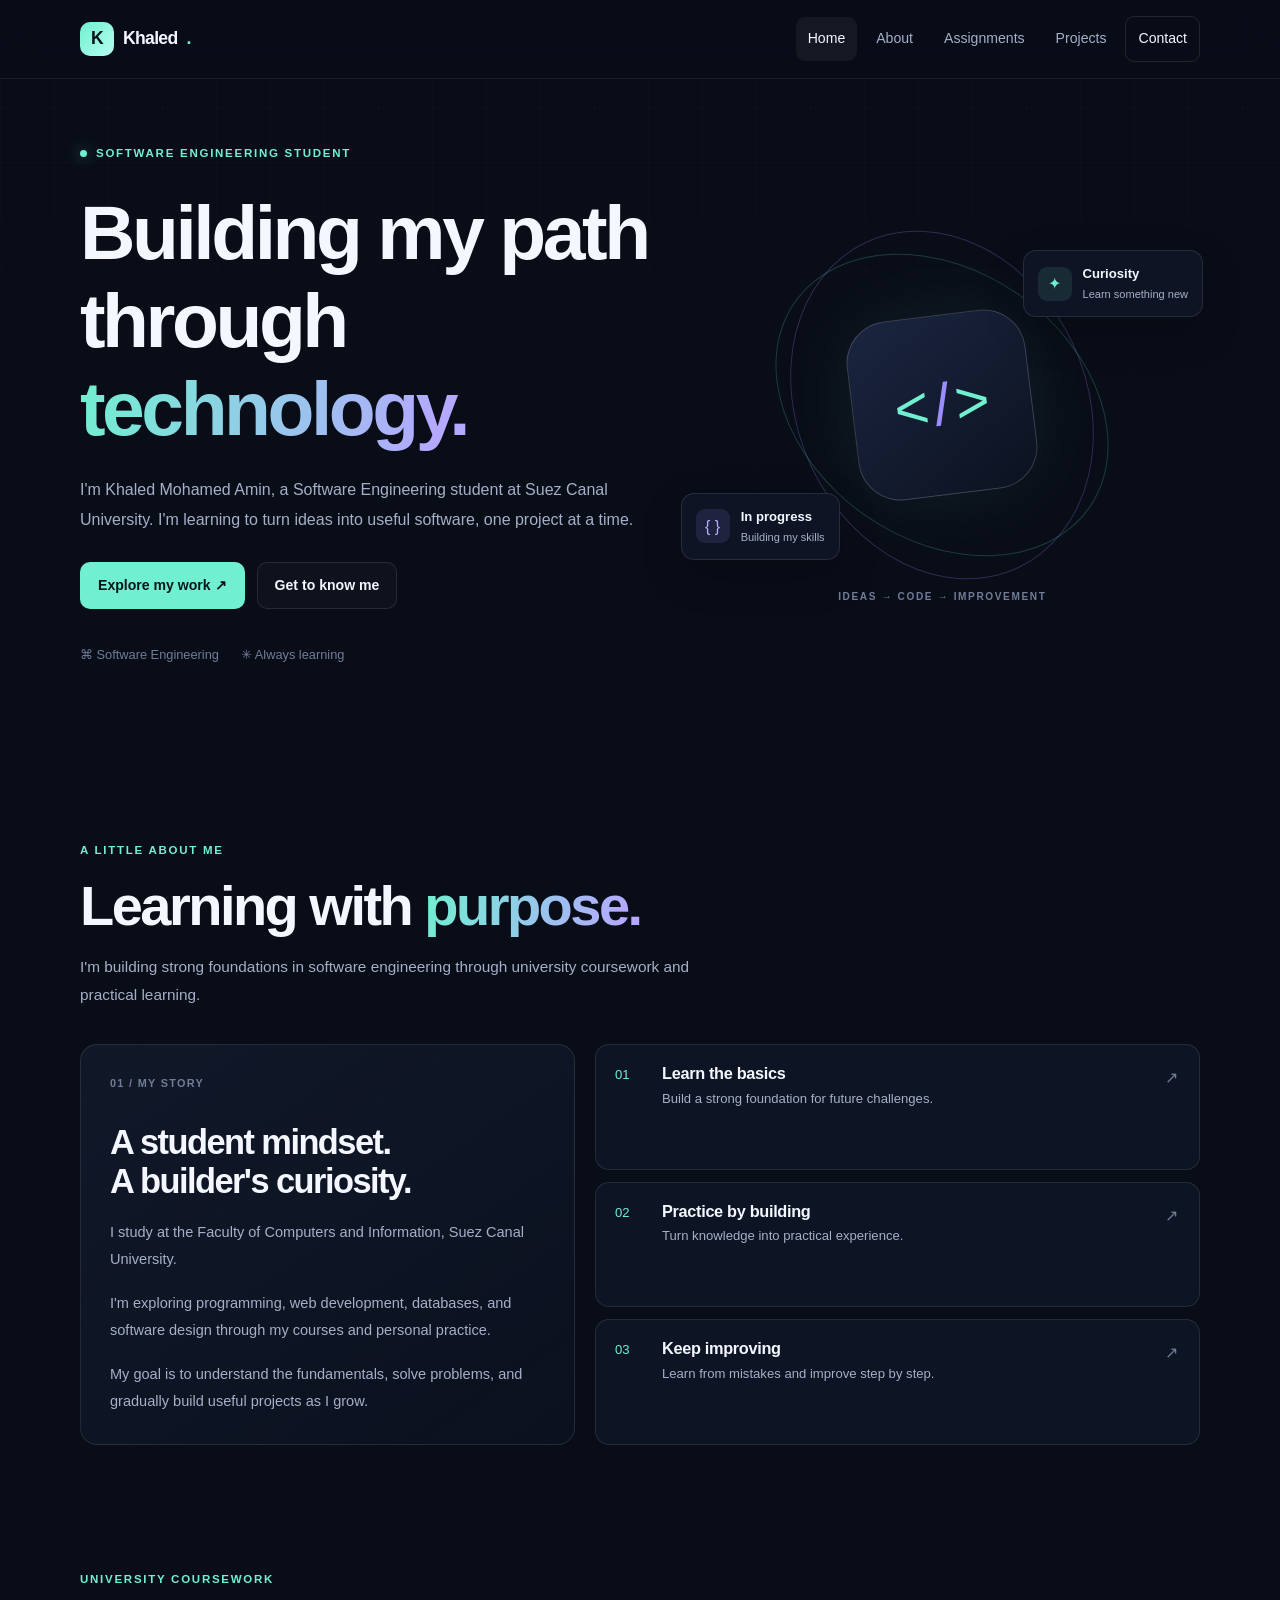
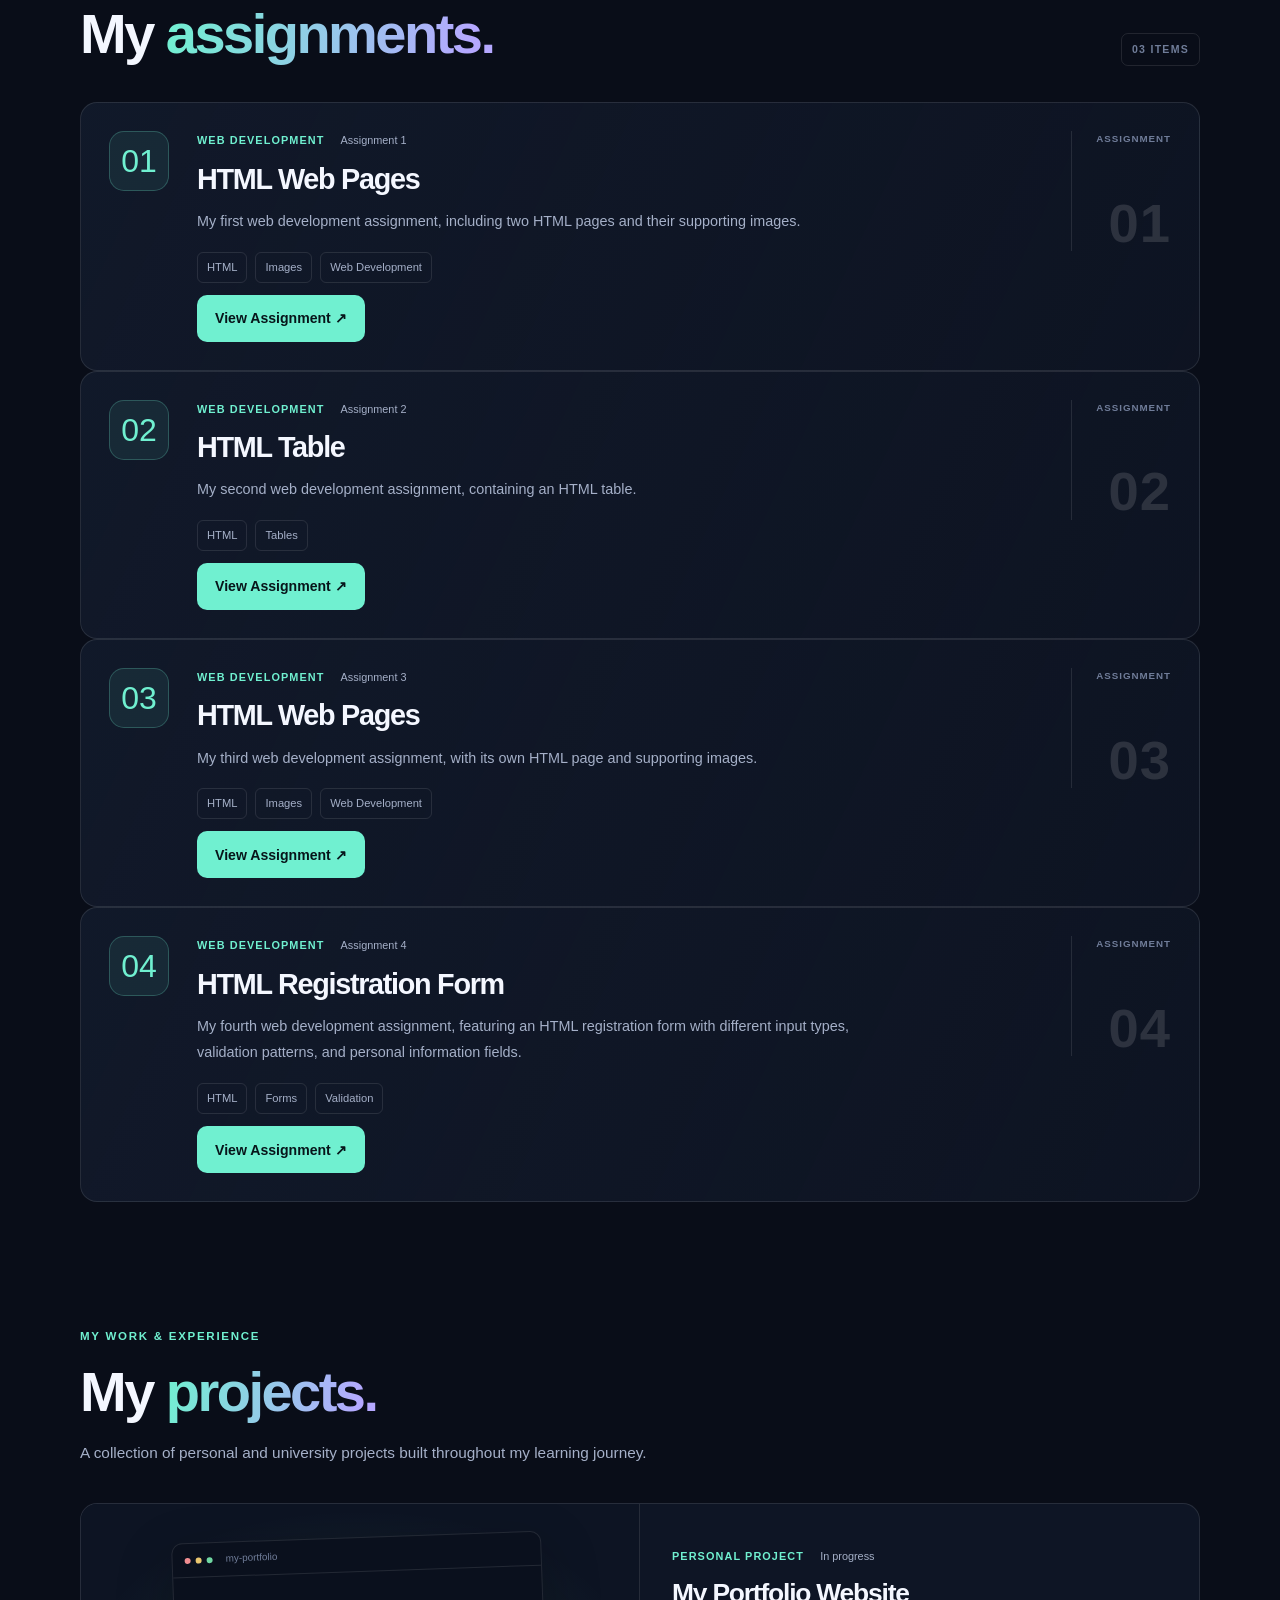
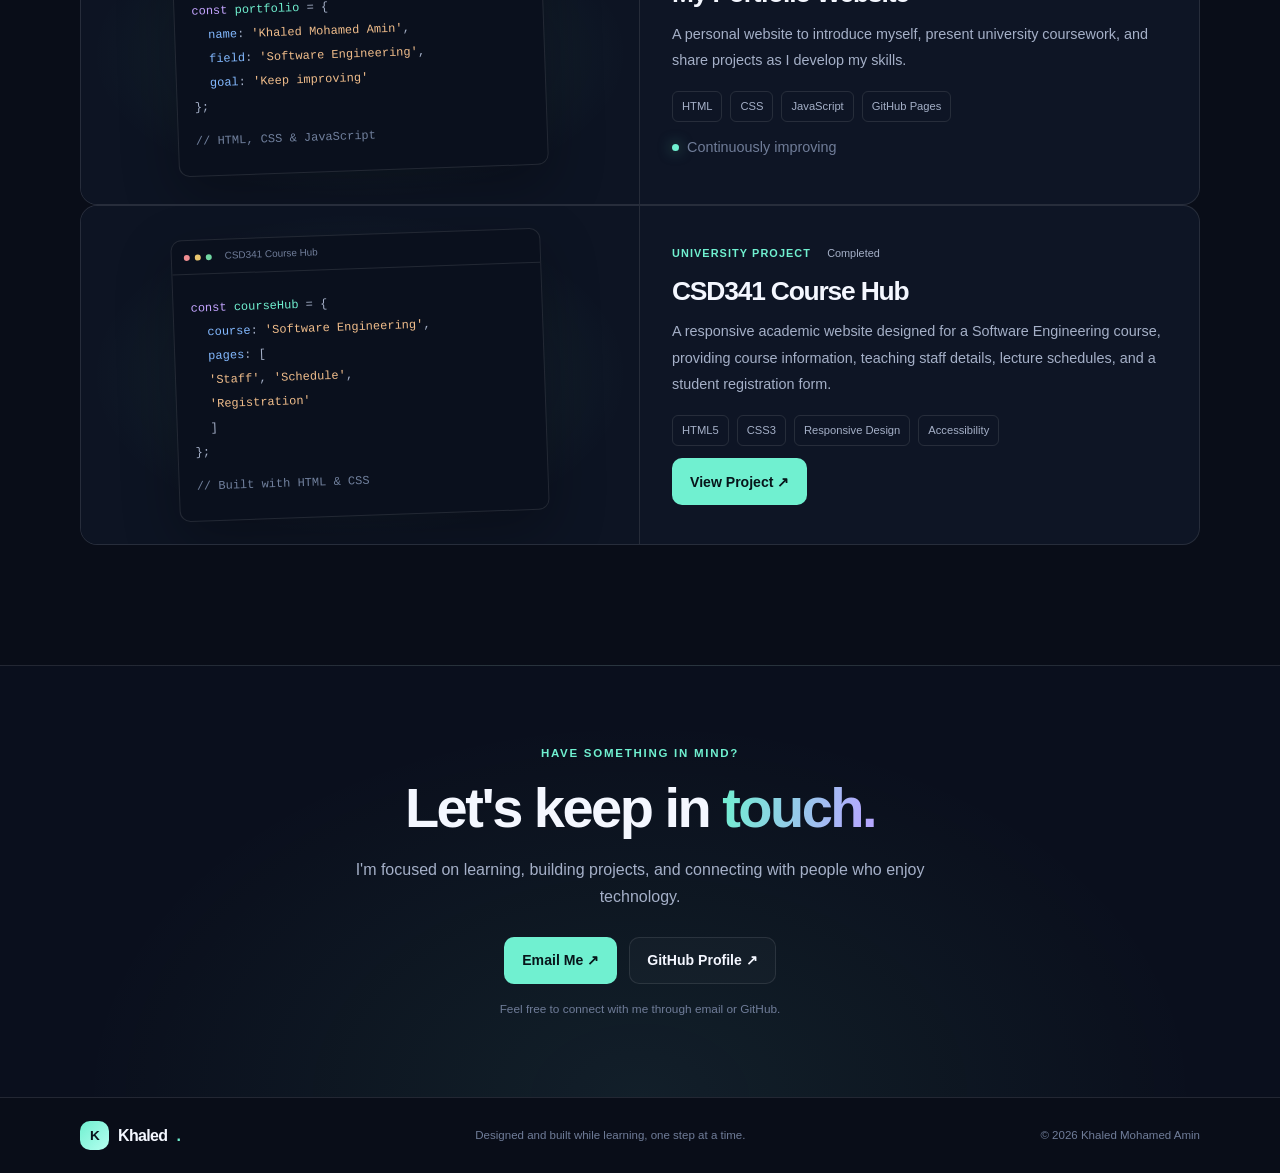
<file: index.html>
<!doctype html>
<html lang="en">
  <head>
    <meta charset="UTF-8" />
    <meta name="viewport" content="width=device-width, initial-scale=1.0" />
    <meta
      name="description"
      content="Khaled Mohamed Amin — Software Engineering student portfolio."
    />
    <title>Khaled Mohamed Amin | Portfolio</title>
    <link rel="stylesheet" href="style.css" />
    <script src="script.js" defer></script>
  </head>

  <body>
    <header class="site-header">
      <nav class="navbar container">
        <a class="brand" href="#home">
          <span class="brand-mark">K</span> Khaled<span class="accent">.</span>
        </a>

        <button
          class="menu-toggle"
          aria-label="Open menu"
          aria-expanded="false"
        >
          ☰
        </button>

        <ul class="nav-links">
          <li><a class="nav-link active" href="#home">Home</a></li>
          <li><a class="nav-link" href="#about">About</a></li>
          <li><a class="nav-link" href="#assignments">Assignments</a></li>
          <li><a class="nav-link" href="#projects">Projects</a></li>
          <li><a class="nav-link" href="#contact">Contact</a></li>
        </ul>
      </nav>
    </header>

    <main>
      <section id="home" class="hero container section-anchor">
        <div class="hero-copy reveal">
          <p class="eyebrow">
            <span class="status-dot"></span>
            SOFTWARE ENGINEERING STUDENT
          </p>

          <h1>
            Building my path through
            <span class="gradient-text">technology.</span>
          </h1>

          <p class="hero-description">
            I'm Khaled Mohamed Amin, a Software Engineering student at Suez
            Canal University. I'm learning to turn ideas into useful software,
            one project at a time.
          </p>

          <div class="hero-actions">
            <a class="button button-primary" href="#projects"
              >Explore my work ↗</a
            >
            <a class="button button-quiet" href="#about">Get to know me</a>
          </div>

          <div class="hero-meta">
            <span>⌘ Software Engineering</span>
            <span>✳ Always learning</span>
          </div>
        </div>

        <div
          class="hero-visual reveal"
          aria-label="Decorative coding illustration"
        >
          <div class="orbit orbit-one"></div>
          <div class="orbit orbit-two"></div>

          <div class="visual-core">
            <span>&lt;</span><b>/</b><span>&gt;</span>
          </div>

          <div class="float-card float-top">
            <span class="float-icon">✦</span>
            <div>
              <strong>Curiosity</strong>
              <small>Learn something new</small>
            </div>
          </div>

          <div class="float-card float-bottom">
            <span class="float-icon purple">{ }</span>
            <div>
              <strong>In progress</strong>
              <small>Building my skills</small>
            </div>
          </div>

          <p class="visual-caption">IDEAS → CODE → IMPROVEMENT</p>
        </div>
      </section>

      <section id="about" class="section container section-anchor">
        <div class="section-heading reveal">
          <p class="eyebrow">A LITTLE ABOUT ME</p>
          <h2>Learning with <span class="gradient-text">purpose.</span></h2>
          <p class="section-lead">
            I'm building strong foundations in software engineering through
            university coursework and practical learning.
          </p>
        </div>

        <div class="about-layout">
          <article class="about-panel reveal">
            <p class="panel-label">01 / MY STORY</p>
            <h3>A student mindset.<br />A builder's curiosity.</h3>

            <p>
              I study at the Faculty of Computers and Information, Suez Canal
              University.
            </p>

            <p>
              I'm exploring programming, web development, databases, and
              software design through my courses and personal practice.
            </p>

            <p>
              My goal is to understand the fundamentals, solve problems, and
              gradually build useful projects as I grow.
            </p>
          </article>

          <div class="principles">
            <article class="principle-card reveal">
              <span class="principle-number">01</span>
              <div>
                <h3>Learn the basics</h3>
                <p>Build a strong foundation for future challenges.</p>
              </div>
              <span class="principle-arrow">↗</span>
            </article>

            <article class="principle-card reveal">
              <span class="principle-number">02</span>
              <div>
                <h3>Practice by building</h3>
                <p>Turn knowledge into practical experience.</p>
              </div>
              <span class="principle-arrow">↗</span>
            </article>

            <article class="principle-card reveal">
              <span class="principle-number">03</span>
              <div>
                <h3>Keep improving</h3>
                <p>Learn from mistakes and improve step by step.</p>
              </div>
              <span class="principle-arrow">↗</span>
            </article>
          </div>
        </div>
      </section>

      <section id="assignments" class="section container section-anchor">
        <div class="section-heading section-heading-row reveal">
          <div>
            <p class="eyebrow">UNIVERSITY COURSEWORK</p>
            <h2>My <span class="gradient-text">assignments.</span></h2>
          </div>
          <span class="section-count">03 ITEMS</span>
        </div>

        <!-- Assignment 1 -->
        <article class="assignment-card reveal">
          <div class="assignment-icon">01</div>

          <div class="assignment-content">
            <p class="card-overline">
              WEB DEVELOPMENT <span class="card-status">Assignment 1</span>
            </p>

            <h3>HTML Web Pages</h3>

            <p>
              My first web development assignment, including two HTML pages and
              their supporting images.
            </p>

            <div class="tag-list">
              <span>HTML</span>
              <span>Images</span>
              <span>Web Development</span>
            </div>

            <p>
              <a
                class="button button-primary"
                href="./Assignments/Assignment 1/index.html "
                target="_blank"
              >
                View Assignment ↗
              </a>
            </p>
          </div>

          <div class="assignment-number">
            <span>ASSIGNMENT</span>
            <strong>01</strong>
          </div>
        </article>

        <!-- Assignment 2 -->
        <article class="assignment-card reveal">
          <div class="assignment-icon">02</div>

          <div class="assignment-content">
            <p class="card-overline">
              WEB DEVELOPMENT <span class="card-status">Assignment 2</span>
            </p>

            <h3>HTML Table</h3>

            <p>
              My second web development assignment, containing an HTML table.
            </p>

            <div class="tag-list">
              <span>HTML</span>
              <span>Tables</span>
            </div>

            <p>
              <a
                class="button button-primary"
                href="./Assignments/Assignment 2/table.html"
                target="_blank"
              >
                View Assignment ↗
              </a>
            </p>
          </div>

          <div class="assignment-number">
            <span>ASSIGNMENT</span>
            <strong>02</strong>
          </div>
        </article>

        <!-- Assignment 3 -->
        <article class="assignment-card reveal">
          <div class="assignment-icon">03</div>

          <div class="assignment-content">
            <p class="card-overline">
              WEB DEVELOPMENT <span class="card-status">Assignment 3</span>
            </p>

            <h3>HTML Web Pages</h3>

            <p>
              My third web development assignment, with its own HTML page and
              supporting images.
            </p>

            <div class="tag-list">
              <span>HTML</span>
              <span>Images</span>
              <span>Web Development</span>
            </div>

            <p>
              <a
                class="button button-primary"
                href="./Assignments/Assignment 3/page2.html"
                target="_blank"
              >
                View Assignment ↗
              </a>
            </p>
          </div>

          <div class="assignment-number">
            <span>ASSIGNMENT</span>
            <strong>03</strong>
          </div>
        </article>
        <!-- Assignment 4 -->
        <article class="assignment-card reveal">
          <div class="assignment-icon">04</div>

          <div class="assignment-content">
            <p class="card-overline">
              WEB DEVELOPMENT <span class="card-status">Assignment 4</span>
            </p>

            <h3>HTML Registration Form</h3>

            <p>
              My fourth web development assignment, featuring an HTML
              registration form with different input types, validation patterns,
              and personal information fields.
            </p>

            <div class="tag-list">
              <span>HTML</span>
              <span>Forms</span>
              <span>Validation</span>
            </div>

            <p>
              <a
                class="button button-primary"
                href="./Assignments/Assignment 4/Form.html"
                target="_blank"
              >
                View Assignment ↗
              </a>
            </p>
          </div>

          <div class="assignment-number">
            <span>ASSIGNMENT</span>
            <strong>04</strong>
          </div>
        </article>
      </section>

      <section id="projects" class="section container section-anchor">
        <div class="section-heading reveal">
          <p class="eyebrow">MY WORK & EXPERIENCE</p>
          <h2>My <span class="gradient-text">projects.</span></h2>
          <p class="section-lead">
            A collection of personal and university projects built throughout my
            learning journey.
          </p>
        </div>

        <article class="project-card reveal">
          <div class="project-preview">
            <div class="preview-window">
              <div class="preview-topbar">
                <span></span><span></span><span></span>
                <small>my-portfolio</small>
              </div>

              <div class="preview-code">
                <p>
                  <span class="code-purple">const</span>
                  <span class="code-mint">portfolio</span> = {
                </p>
                <p class="indent">
                  <span class="code-blue">name</span>:
                  <span class="code-orange">'Khaled Mohamed Amin'</span>,
                </p>
                <p class="indent">
                  <span class="code-blue">field</span>:
                  <span class="code-orange">'Software Engineering'</span>,
                </p>
                <p class="indent">
                  <span class="code-blue">goal</span>:
                  <span class="code-orange">'Keep improving'</span>
                </p>
                <p>};</p>
                <p class="code-comment">// HTML, CSS & JavaScript</p>
              </div>
            </div>
          </div>

          <div class="project-info">
            <p class="card-overline">
              PERSONAL PROJECT <span class="card-status">In progress</span>
            </p>

            <h3>My Portfolio Website</h3>

            <p>
              A personal website to introduce myself, present university
              coursework, and share projects as I develop my skills.
            </p>

            <div class="tag-list">
              <span>HTML</span>
              <span>CSS</span>
              <span>JavaScript</span>
              <span>GitHub Pages</span>
            </div>

            <p class="project-footnote">
              <span class="status-dot"></span> Continuously improving
            </p>
          </div>
        </article>

        <!-- project 1 (CSD341 Course Hub) -->
        <article class="project-card reveal">
          <div class="project-preview">
            <div class="preview-window">
              <div class="preview-topbar">
                <span></span><span></span><span></span>
                <small>CSD341 Course Hub</small>
              </div>

              <div class="preview-code">
                <p>
                  <span class="code-purple">const</span>
                  <span class="code-mint">courseHub</span> = {
                </p>
                <p class="indent">
                  <span class="code-blue">course</span>:
                  <span class="code-orange">'Software Engineering'</span>,
                </p>
                <p class="indent"><span class="code-blue">pages</span>: [</p>
                <p class="indent">
                  <span class="code-orange">'Staff'</span>,
                  <span class="code-orange">'Schedule'</span>,
                </p>
                <p class="indent">
                  <span class="code-orange">'Registration'</span>
                </p>
                <p class="indent">]</p>
                <p>};</p>
                <p class="code-comment">// Built with HTML & CSS</p>
              </div>
            </div>
          </div>

          <div class="project-info">
            <p class="card-overline">
              UNIVERSITY PROJECT
              <span class="card-status">Completed</span>
            </p>

            <h3>CSD341 Course Hub</h3>

            <p>
              A responsive academic website designed for a Software Engineering
              course, providing course information, teaching staff details,
              lecture schedules, and a student registration form.
            </p>

            <div class="tag-list">
              <span>HTML5</span>
              <span>CSS3</span>
              <span>Responsive Design</span>
              <span>Accessibility</span>
            </div>

            <p>
              <a
                class="button button-primary"
                href="./Projects/Project 1/Course Hub/HTML/index.html"
                target="_blank"
                rel="noopener noreferrer"
              >
                View Project ↗
              </a>
            </p>
          </div>
        </article>
      </section>

      <section id="contact" class="contact-section section-anchor">
        <div class="container contact-inner reveal">
          <p class="eyebrow">HAVE SOMETHING IN MIND?</p>

          <h2>Let's keep in <span class="gradient-text">touch.</span></h2>

          <p>
            I'm focused on learning, building projects, and connecting with
            people who enjoy technology.
          </p>

          <div class="contact-actions">
            <a
              class="button button-primary"
              href="mailto:Khaledmohamed24680.2004@gmail.com"
            >
              Email Me ↗
            </a>

            <a
              class="button button-quiet"
              href="https://github.com/khaledmohamed246802004-a11y"
              target="_blank"
              rel="noopener noreferrer"
            >
              GitHub Profile ↗
            </a>
          </div>

          <p class="contact-note">
            Feel free to connect with me through email or GitHub.
          </p>
        </div>
      </section>
    </main>

    <footer class="site-footer">
      <div class="container footer-inner">
        <a class="brand footer-brand" href="#home">
          <span class="brand-mark">K</span>
          Khaled<span class="accent">.</span>
        </a>

        <p>Designed and built while learning, one step at a time.</p>

        <span> © <span id="current-year">2026</span> Khaled Mohamed Amin </span>
      </div>
    </footer>
  </body>
</html>
</file>
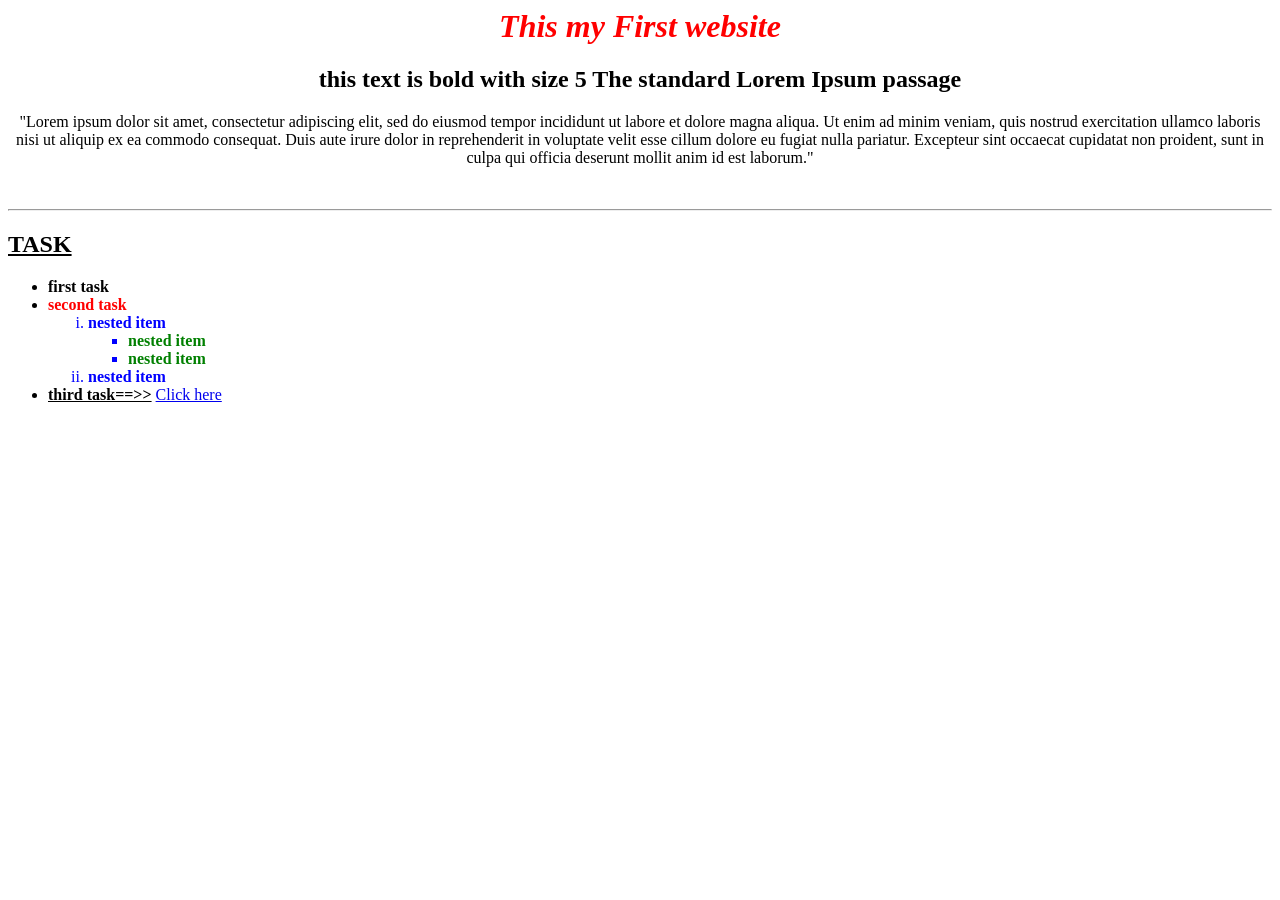
<file: Assignment 1/index.html>
<html>

<head>
    <title>MY index</title>
</head>

<body>
    <center>
        <h1>
            <font color="red"><i>This my First website</i></font>
        </h1>
        <h2>this text is bold with size 5 The standard Lorem Ipsum passage</h2>
        <p>"Lorem ipsum dolor sit amet, consectetur adipiscing elit, sed do
            eiusmod tempor incididunt ut labore et dolore magna
            aliqua. Ut enim ad minim veniam, quis nostrud exercitation ullamco
            laboris nisi ut aliquip ex ea commodo consequat. Duis
            aute irure dolor in reprehenderit in voluptate velit esse cillum
            dolore eu fugiat nulla pariatur. Excepteur sint
            occaecat cupidatat non proident, sunt in culpa qui
            officia deserunt mollit anim id est laborum."</p>
    </center>
    <br>
    <hr>

    <h2>
        <font face="Algerian"><u>TASK</u></font>
    </h2>
    <ul>
        <li><b>first task</b></li>
        <li>
            <font color="red"><b>second task</b></font>
        </li>
        <ol type="i">
            <font color="blue">
                <li>
                    <font color="blue"><b>nested item</b></font>
                    <ul>
                        <li>
                            <font color="green"><b>nested item</b></font>
                        </li>
                        <li>
                            <font color="green"><b>nested item</b></font>
                        </li>
                    </ul>
                </li>
                <li>
                    <font color="blue"><b>nested item</b></font>
                </li>
            </font>
        </ol>
        <li>
            <b><u>third task==>></u></b>
            <a href="./page2.html">Click here</a>
        </li>
        </li>
    </ul>
</body>

</html>
</file>
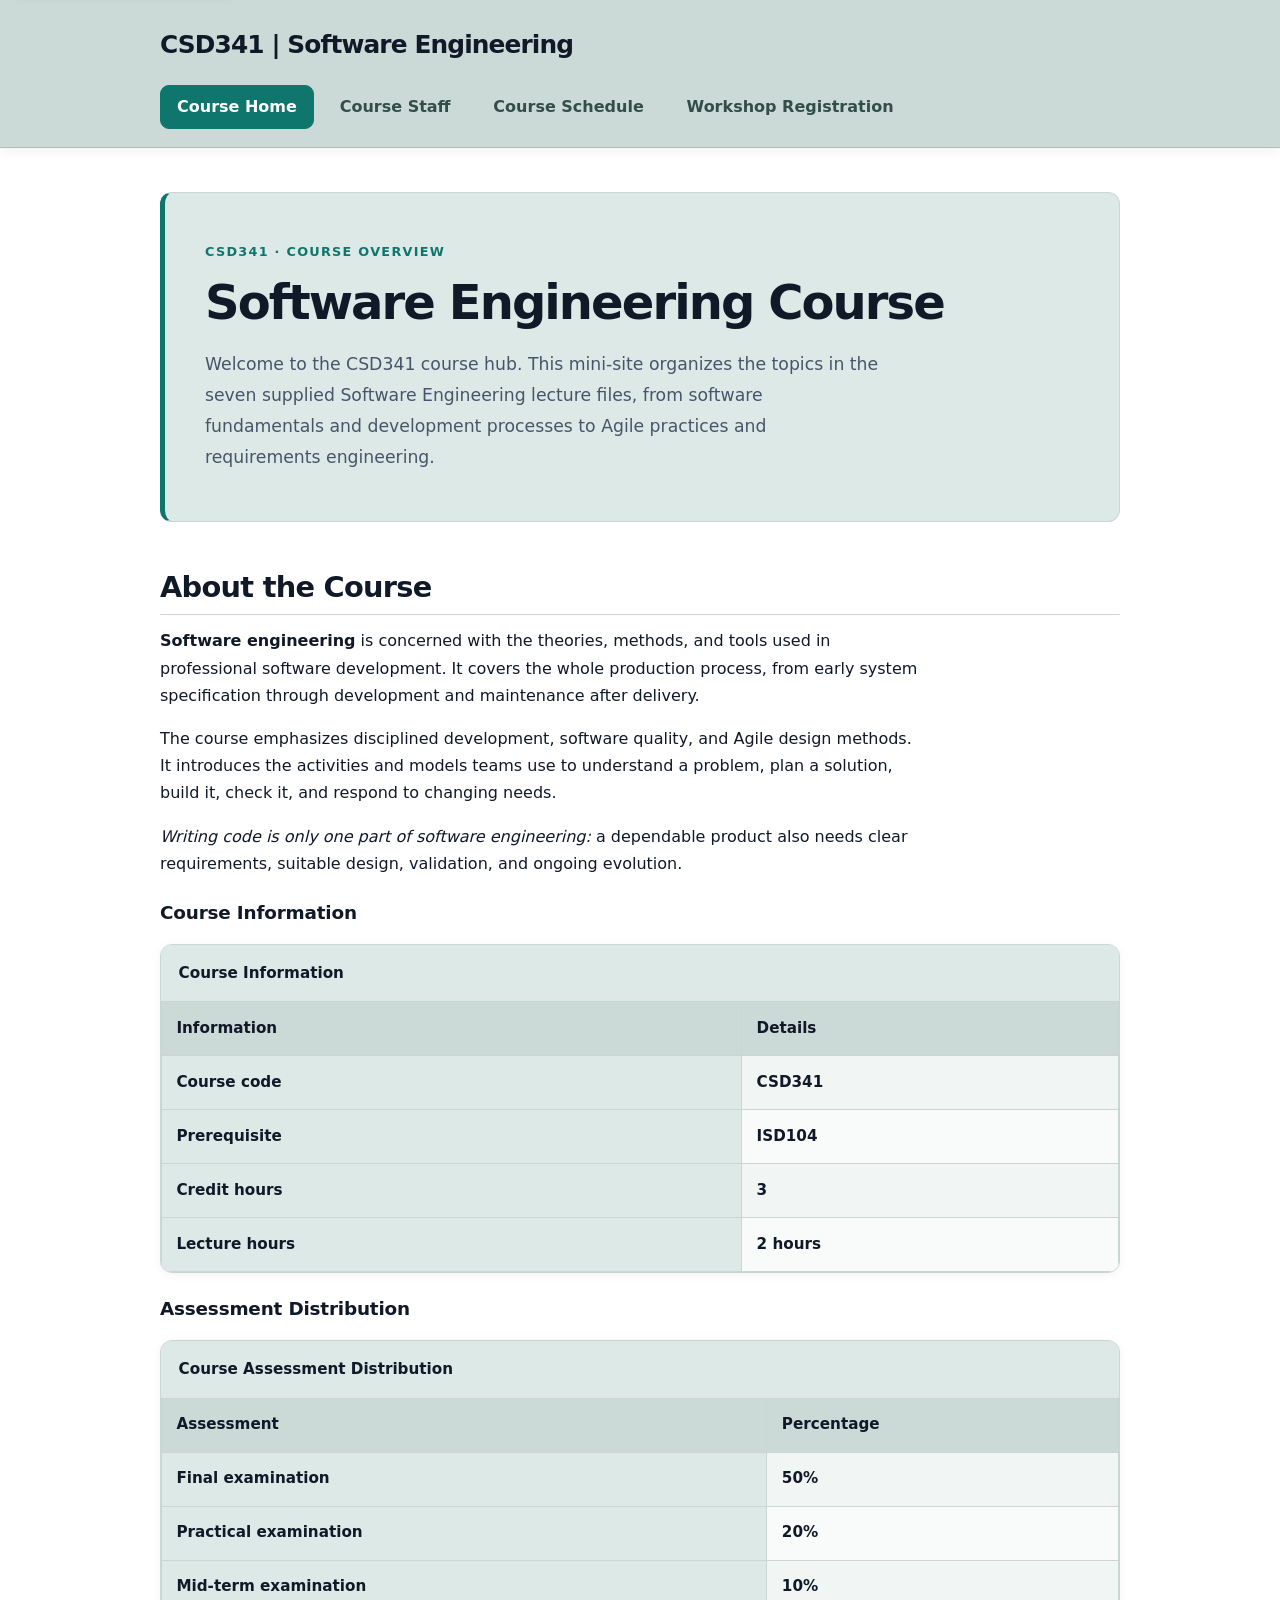
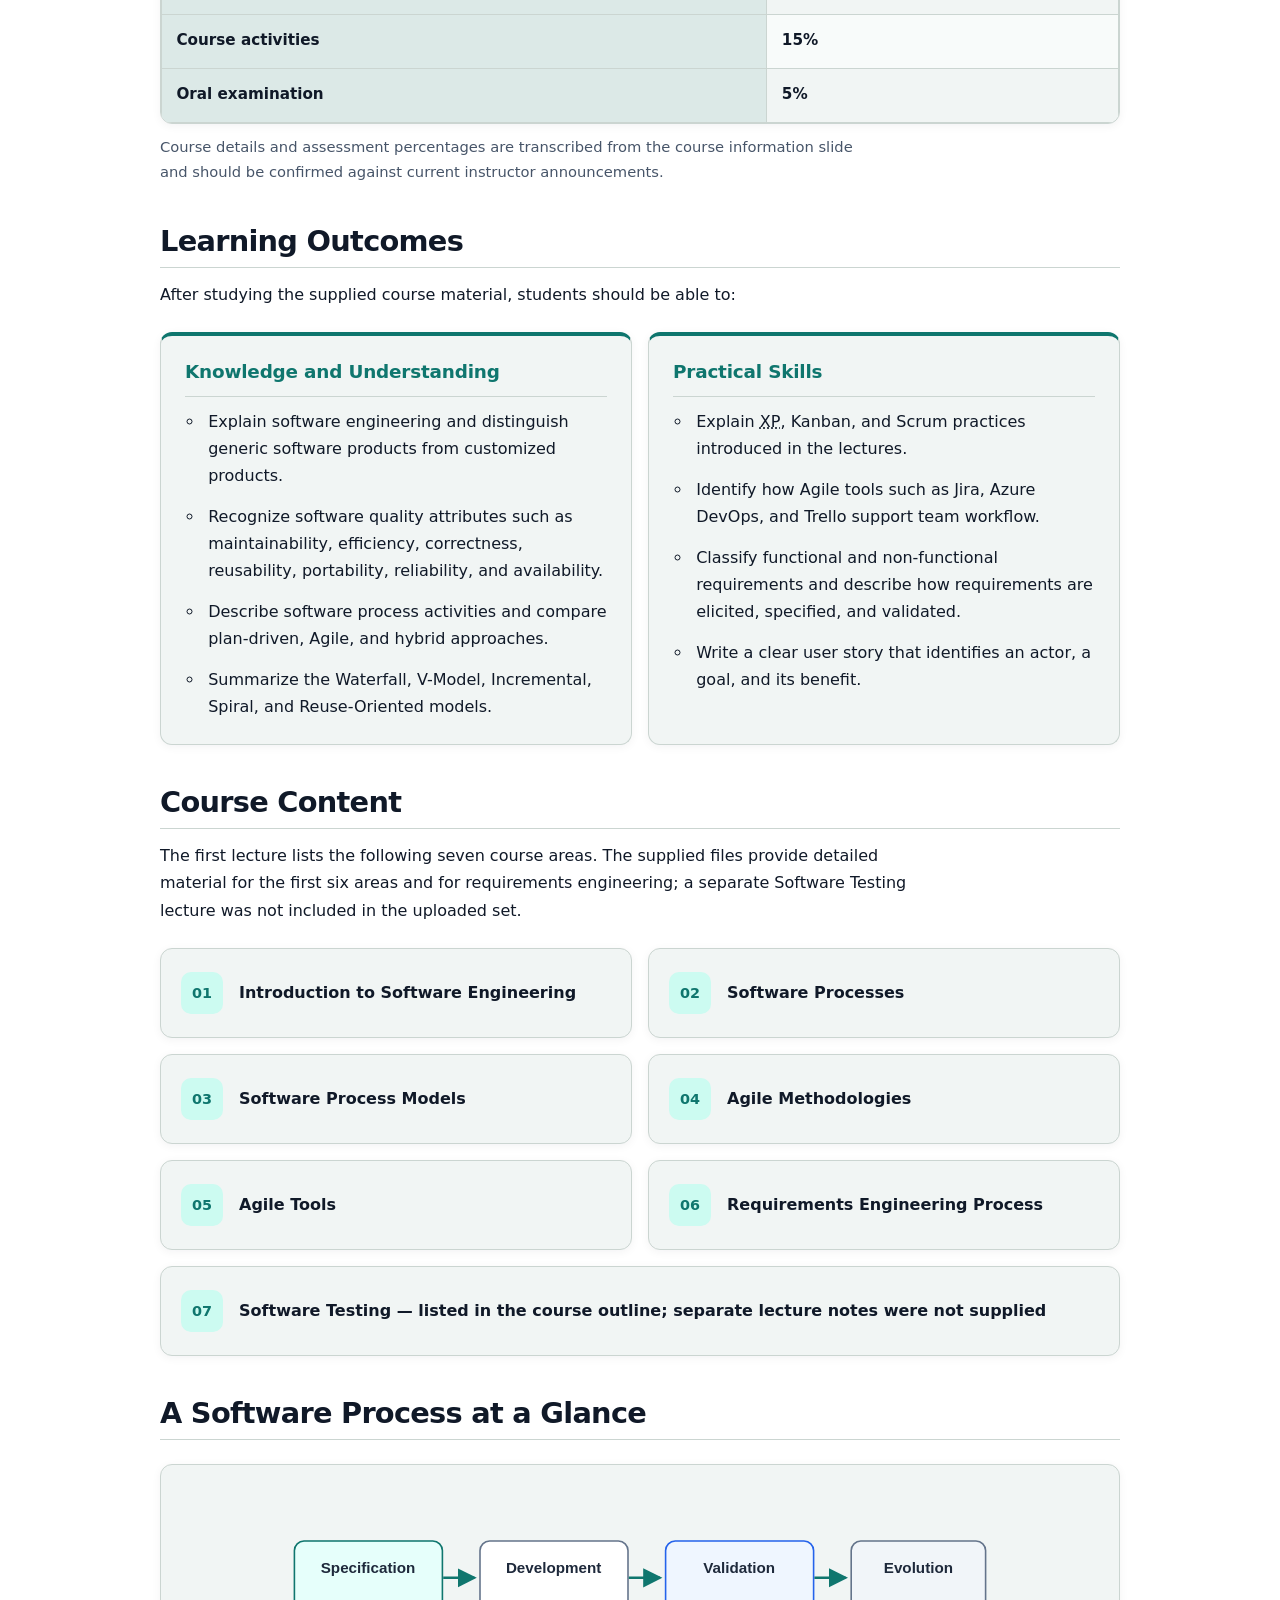
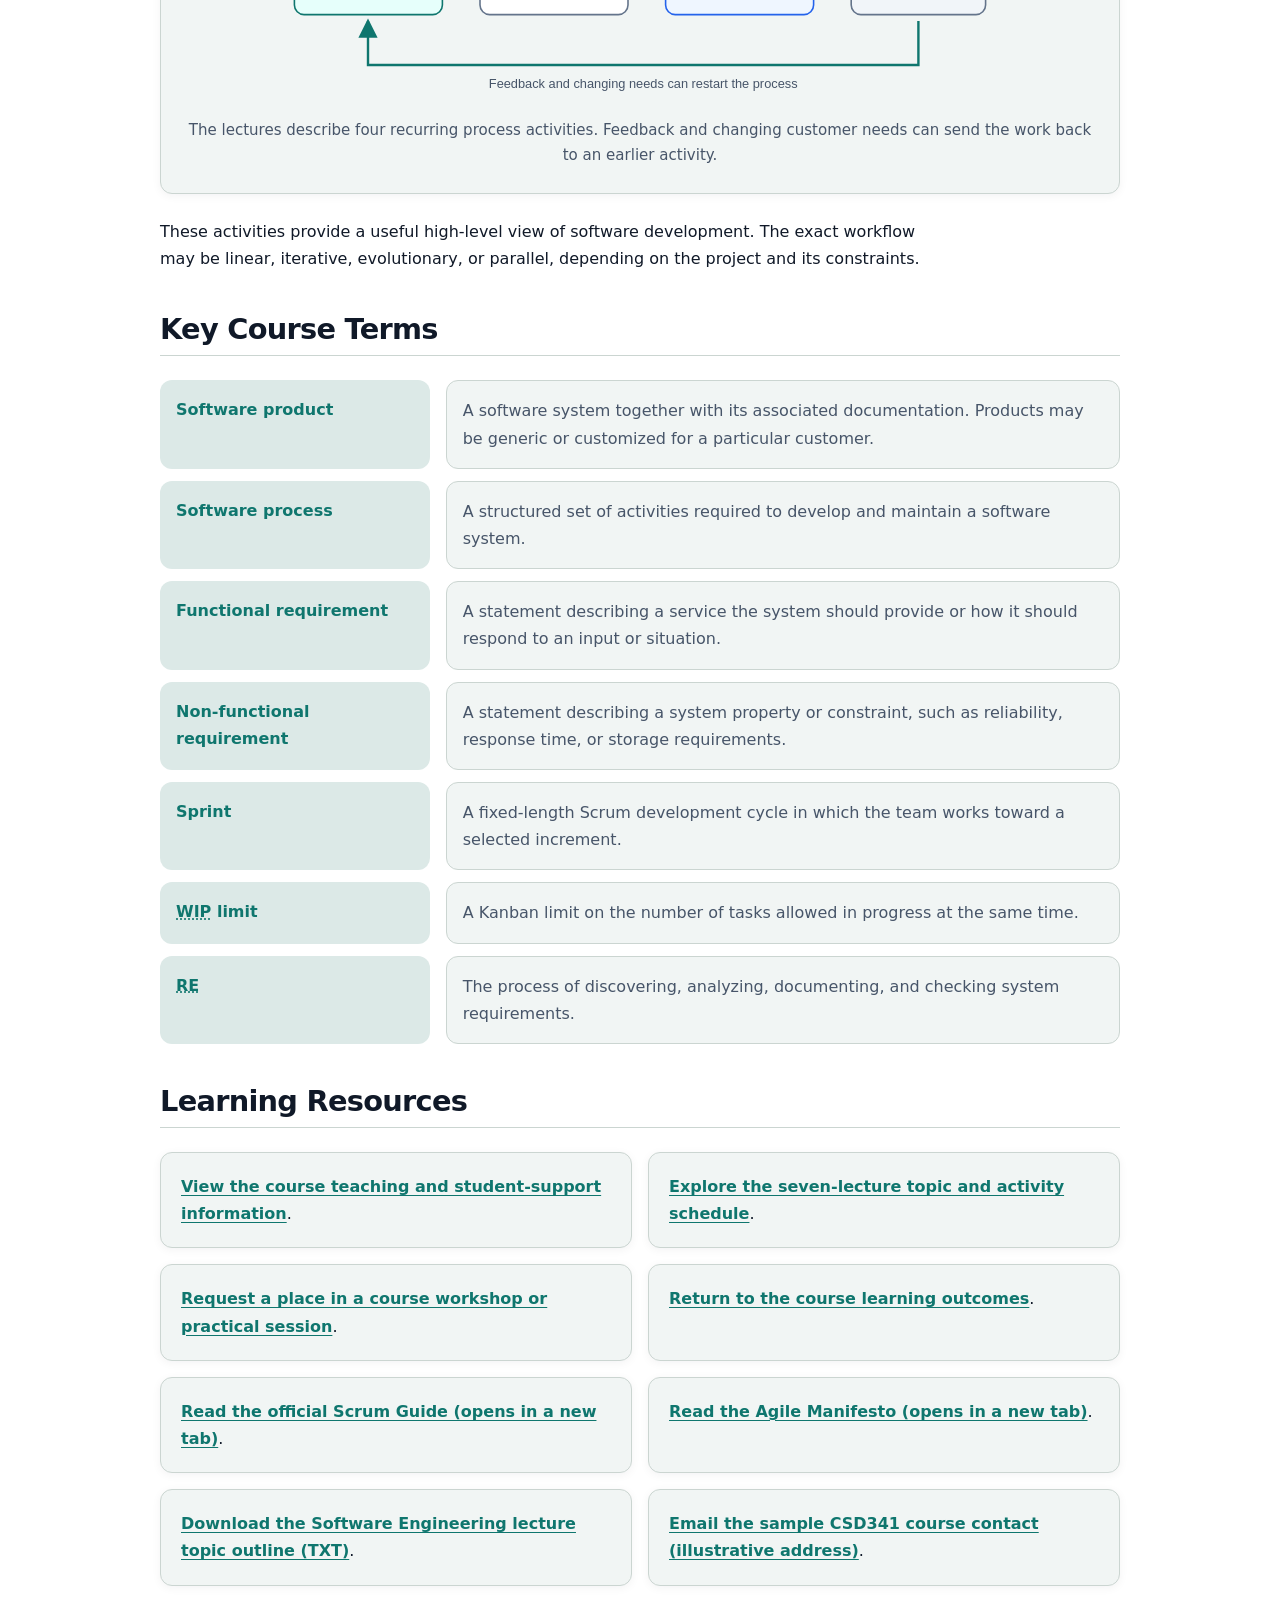
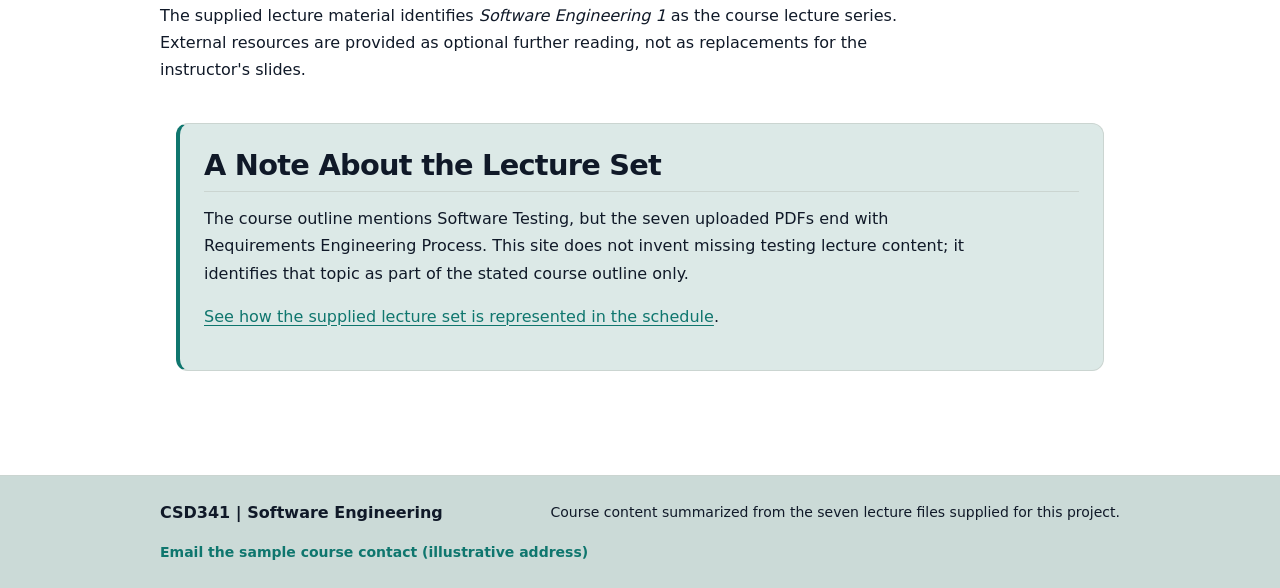
<file: Projects/Project 1/HTML/index.html>
<!doctype html>
<html lang="en">
  <head>
    <meta charset="utf-8" />
    <meta name="viewport" content="width=device-width, initial-scale=1" />
    <meta
      name="description"
      content="An accessible course hub for the CSD341 Software Engineering course."
    />
    <title>Software Engineering | Course Home</title>
    <link rel="stylesheet" href="../CSS/styles.css" />
  </head>
  <body class="home-page">
    <a class="skip-link" href="#main-content">Skip to main content</a>

    <!-- Shared site header: keep identical across all four pages. -->
    <header class="site-header">
      <p class="site-name">CSD341 | Software Engineering</p>
      <nav aria-label="Main navigation">
        <ul>
          <li><a href="index.html" aria-current="page">Course Home</a></li>
          <li><a href="staff.html">Course Staff</a></li>
          <li><a href="schedule.html">Course Schedule</a></li>
          <li><a href="register.html">Workshop Registration</a></li>
        </ul>
      </nav>
    </header>

    <main id="main-content" class="home-content">
      <header class="page-hero">
        <p class="hero-label">CSD341 · COURSE OVERVIEW</p>
        <h1>Software Engineering Course</h1>
        <p class="lead">
          Welcome to the CSD341 course hub. This mini-site organizes the topics
          in the seven supplied Software Engineering lecture files, from
          software fundamentals and development processes to Agile practices and
          requirements engineering.
        </p>
      </header>

      <section aria-labelledby="about-course">
        <h2 id="about-course">About the Course</h2>
        <p>
          <strong>Software engineering</strong> is concerned with the theories,
          methods, and tools used in professional software development. It
          covers the whole production process, from early system specification
          through development and maintenance after delivery.
        </p>
        <p>
          The course emphasizes disciplined development, software quality, and
          Agile design methods. It introduces the activities and models teams
          use to understand a problem, plan a solution, build it, check it, and
          respond to changing needs.
        </p>
        <p>
          <em>Writing code is only one part of software engineering:</em> a
          dependable product also needs clear requirements, suitable design,
          validation, and ongoing evolution.
        </p>

        <h3>Course Information</h3>

        <div class="table-scroll">
          <table class="course-info-table">
            <caption>
              Course Information
            </caption>
            <thead>
              <tr>
                <th scope="col">Information</th>
                <th scope="col">Details</th>
              </tr>
            </thead>
            <tbody>
              <tr>
                <th scope="row">Course code</th>
                <td>CSD341</td>
              </tr>
              <tr>
                <th scope="row">Prerequisite</th>
                <td>ISD104</td>
              </tr>
              <tr>
                <th scope="row">Credit hours</th>
                <td>3</td>
              </tr>
              <tr>
                <th scope="row">Lecture hours</th>
                <td><time datetime="PT2H">2 hours</time></td>
              </tr>
            </tbody>
          </table>
        </div>

        <h3>Assessment Distribution</h3>

        <div class="table-scroll">
          <table class="course-info-table">
            <caption>
              Course Assessment Distribution
            </caption>
            <thead>
              <tr>
                <th scope="col">Assessment</th>
                <th scope="col">Percentage</th>
              </tr>
            </thead>
            <tbody>
              <tr>
                <th scope="row">Final examination</th>
                <td>50%</td>
              </tr>
              <tr>
                <th scope="row">Practical examination</th>
                <td>20%</td>
              </tr>
              <tr>
                <th scope="row">Mid-term examination</th>
                <td>10%</td>
              </tr>
              <tr>
                <th scope="row">Course activities</th>
                <td>15%</td>
              </tr>
              <tr>
                <th scope="row">Oral examination</th>
                <td>5%</td>
              </tr>
            </tbody>
          </table>
        </div>

        <p class="hint">
          Course details and assessment percentages are transcribed from the
          course information slide and should be confirmed against current
          instructor announcements.
        </p>
      </section>

      <section aria-labelledby="learning-outcomes">
        <h2 id="learning-outcomes">Learning Outcomes</h2>
        <p>
          After studying the supplied course material, students should be able
          to:
        </p>
        <ol>
          <li>
            <h3>Knowledge and Understanding</h3>
            <ul>
              <li>
                Explain software engineering and distinguish generic software
                products from customized products.
              </li>
              <li>
                Recognize software quality attributes such as maintainability,
                efficiency, correctness, reusability, portability, reliability,
                and availability.
              </li>
              <li>
                Describe software process activities and compare plan-driven,
                Agile, and hybrid approaches.
              </li>
              <li>
                Summarize the Waterfall, V-Model, Incremental, Spiral, and
                Reuse-Oriented models.
              </li>
            </ul>
          </li>
          <li>
            <h3>Practical Skills</h3>
            <ul>
              <li>
                Explain <abbr title="Extreme Programming">XP</abbr>, Kanban, and
                Scrum practices introduced in the lectures.
              </li>
              <li>
                Identify how Agile tools such as Jira, Azure DevOps, and Trello
                support team workflow.
              </li>
              <li>
                Classify functional and non-functional requirements and describe
                how requirements are elicited, specified, and validated.
              </li>
              <li>
                Write a clear user story that identifies an actor, a goal, and
                its benefit.
              </li>
            </ul>
          </li>
        </ol>
      </section>

      <section aria-labelledby="course-content">
        <h2 id="course-content">Course Content</h2>
        <p>
          The first lecture lists the following seven course areas. The supplied
          files provide detailed material for the first six areas and for
          requirements engineering; a separate Software Testing lecture was not
          included in the uploaded set.
        </p>
        <ol>
          <li>Introduction to Software Engineering</li>
          <li>Software Processes</li>
          <li>Software Process Models</li>
          <li>Agile Methodologies</li>
          <li>Agile Tools</li>
          <li>Requirements Engineering Process</li>
          <li>
            Software Testing — listed in the course outline; separate lecture
            notes were not supplied
          </li>
        </ol>
      </section>

      <section aria-labelledby="process-activities">
        <h2 id="process-activities">A Software Process at a Glance</h2>
        <figure class="content-figure">
          <img
            src="../assets/images/software-engineering-cycle.svg"
            alt="A circular four-stage software process diagram: specification leads to development, development leads to validation, validation leads to evolution, and evolution feeds back into specification."
          />
          <figcaption>
            The lectures describe four recurring process activities. Feedback
            and changing customer needs can send the work back to an earlier
            activity.
          </figcaption>
        </figure>
        <p>
          These activities provide a useful high-level view of software
          development. The exact workflow may be linear, iterative,
          evolutionary, or parallel, depending on the project and its
          constraints.
        </p>
      </section>

      <section aria-labelledby="key-terms">
        <h2 id="key-terms">Key Course Terms</h2>
        <dl>
          <dt>Software product</dt>
          <dd>
            A software system together with its associated documentation.
            Products may be generic or customized for a particular customer.
          </dd>
          <dt>Software process</dt>
          <dd>
            A structured set of activities required to develop and maintain a
            software system.
          </dd>
          <dt>Functional requirement</dt>
          <dd>
            A statement describing a service the system should provide or how it
            should respond to an input or situation.
          </dd>
          <dt>Non-functional requirement</dt>
          <dd>
            A statement describing a system property or constraint, such as
            reliability, response time, or storage requirements.
          </dd>
          <dt>Sprint</dt>
          <dd>
            A fixed-length Scrum development cycle in which the team works
            toward a selected increment.
          </dd>
          <dt><abbr title="Work in Progress">WIP</abbr> limit</dt>
          <dd>
            A Kanban limit on the number of tasks allowed in progress at the
            same time.
          </dd>
          <dt><abbr title="Requirements Engineering">RE</abbr></dt>
          <dd>
            The process of discovering, analyzing, documenting, and checking
            system requirements.
          </dd>
        </dl>
      </section>

      <section aria-labelledby="learning-resources">
        <h2 id="learning-resources">Learning Resources</h2>
        <ul>
          <li>
            <a href="staff.html"
              >View the course teaching and student-support information</a
            >.
          </li>
          <li>
            <a href="schedule.html"
              >Explore the seven-lecture topic and activity schedule</a
            >.
          </li>
          <li>
            <a href="register.html"
              >Request a place in a course workshop or practical session</a
            >.
          </li>
          <li>
            <a href="#learning-outcomes"
              >Return to the course learning outcomes</a
            >.
          </li>
          <li>
            <a
              href="https://scrumguides.org/"
              target="_blank"
              rel="noopener noreferrer"
              >Read the official Scrum Guide (opens in a new tab)</a
            >.
          </li>
          <li>
            <a
              href="https://agilemanifesto.org/"
              target="_blank"
              rel="noopener noreferrer"
              >Read the Agile Manifesto (opens in a new tab)</a
            >.
          </li>
          <li>
            <a
              href="../assets/downloads/software_engineering_topic_outline.txt"
              download
              >Download the Software Engineering lecture topic outline (TXT)</a
            >.
          </li>
          <li>
            <a
              href="mailto:course-team@example.edu?subject=CSD341%20course%20question"
              >Email the sample CSD341 course contact (illustrative address)</a
            >.
          </li>
        </ul>
        <p>
          The supplied lecture material identifies
          <cite>Software Engineering 1</cite> as the course lecture series.
          External resources are provided as optional further reading, not as
          replacements for the instructor's slides.
        </p>
      </section>
      <aside class="page-aside" aria-labelledby="course-note">
        <h2 id="course-note">A Note About the Lecture Set</h2>
        <p>
          The course outline mentions Software Testing, but the seven uploaded
          PDFs end with Requirements Engineering Process. This site does not
          invent missing testing lecture content; it identifies that topic as
          part of the stated course outline only.
        </p>
        <p>
          <a href="schedule.html#lecture-7"
            >See how the supplied lecture set is represented in the schedule</a
          >.
        </p>
      </aside>
    </main>

    <!-- Shared site footer: keep identical across all four pages. -->
    <footer class="site-footer">
      <p>CSD341 | Software Engineering</p>
      <p>
        Course content summarized from the seven lecture files supplied for this
        project.
      </p>
      <p>
        <a href="mailto:course-team@example.edu"
          >Email the sample course contact (illustrative address)</a
        >
      </p>
    </footer>
  </body>
</html>
</file>
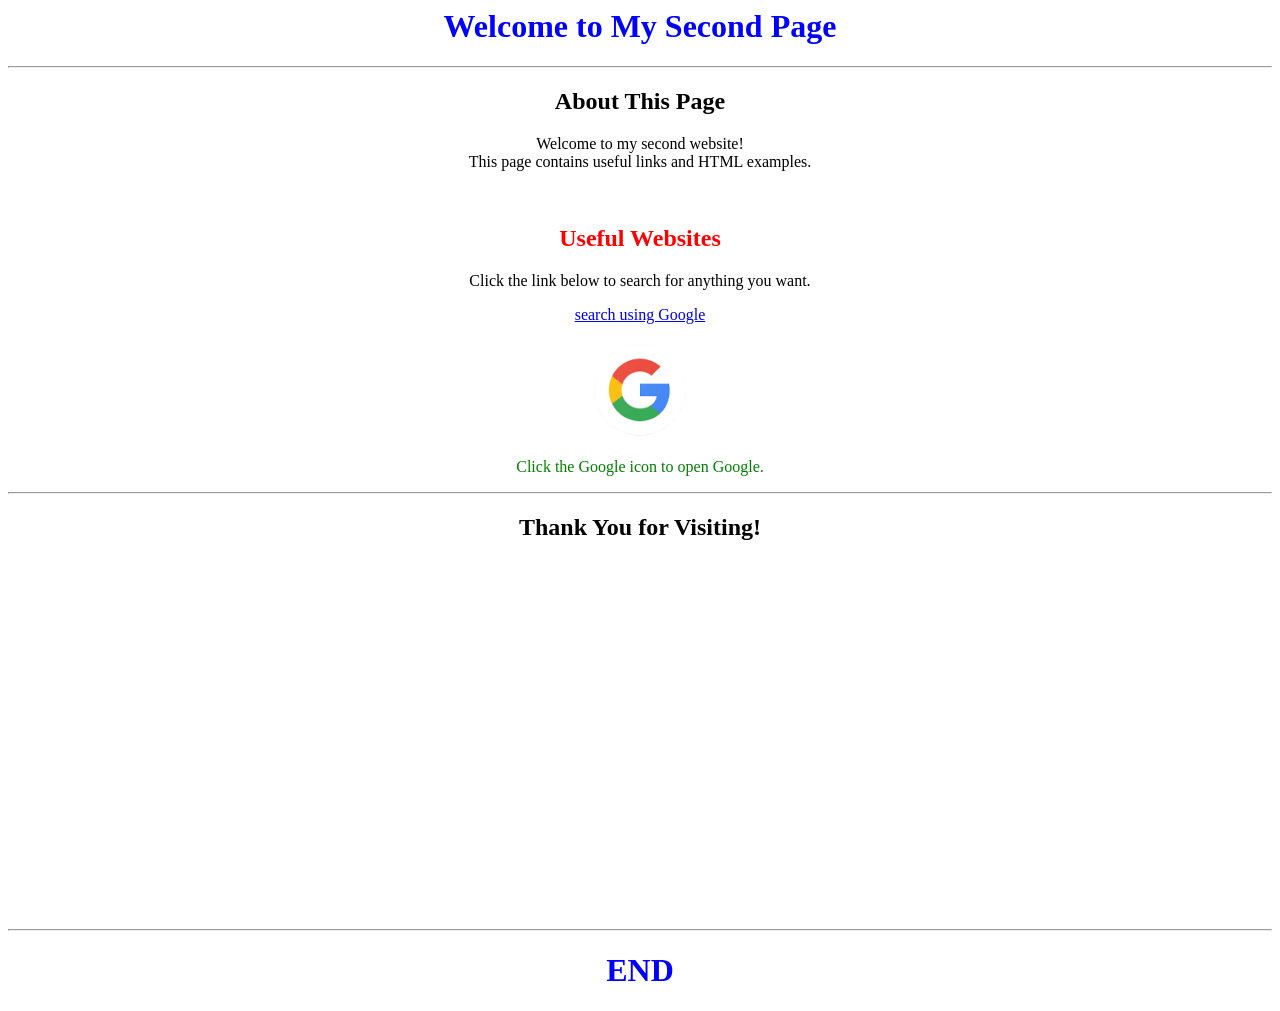
<file: Assignment 1/page2.html>
<html>

<head>
    <title>My Second Page</title>
    <link rel="icon" href="https://www.google.com/s2/favicons?domain=google.com&sz=64">
</head>

<body>

    <center>

        <h1>
            <font color="blue">
                Welcome to My Second Page
            </font>
        </h1>

        <hr>

        <h2>About This Page</h2>

        <p>
            Welcome to my second website!
            <br>
            This page contains useful links and HTML examples.
        </p>

        <br>

        <h2>
            <font color="red">Useful Websites</font>
        </h2>

        <p>Click the link below to search for anything you want.</p>

        <a href="https://www.google.com" target="_blank">
            search using Google
        </a>

        <br><br>

        <a href="https://www.google.com" target="_blank">
            <img src="google.png" width="100" height="100" alt="Google">
        </a>

        <p>
            <font color="green">
                Click the Google icon to open Google.
            </font>
        </p>

        <hr>



        <h2>Thank You for Visiting!</h2>

    </center>

    <br><br><br><br><br><br><br><br><br><br>
    <br><br><br><br><br><br><br><br><br><br>

    <hr>

    <center>
        <h1>
            <a id="end">
                <font color="blue">
                    END
                </font>
            </a>
        </h1>
    </center>

</body>

</html>
</file>
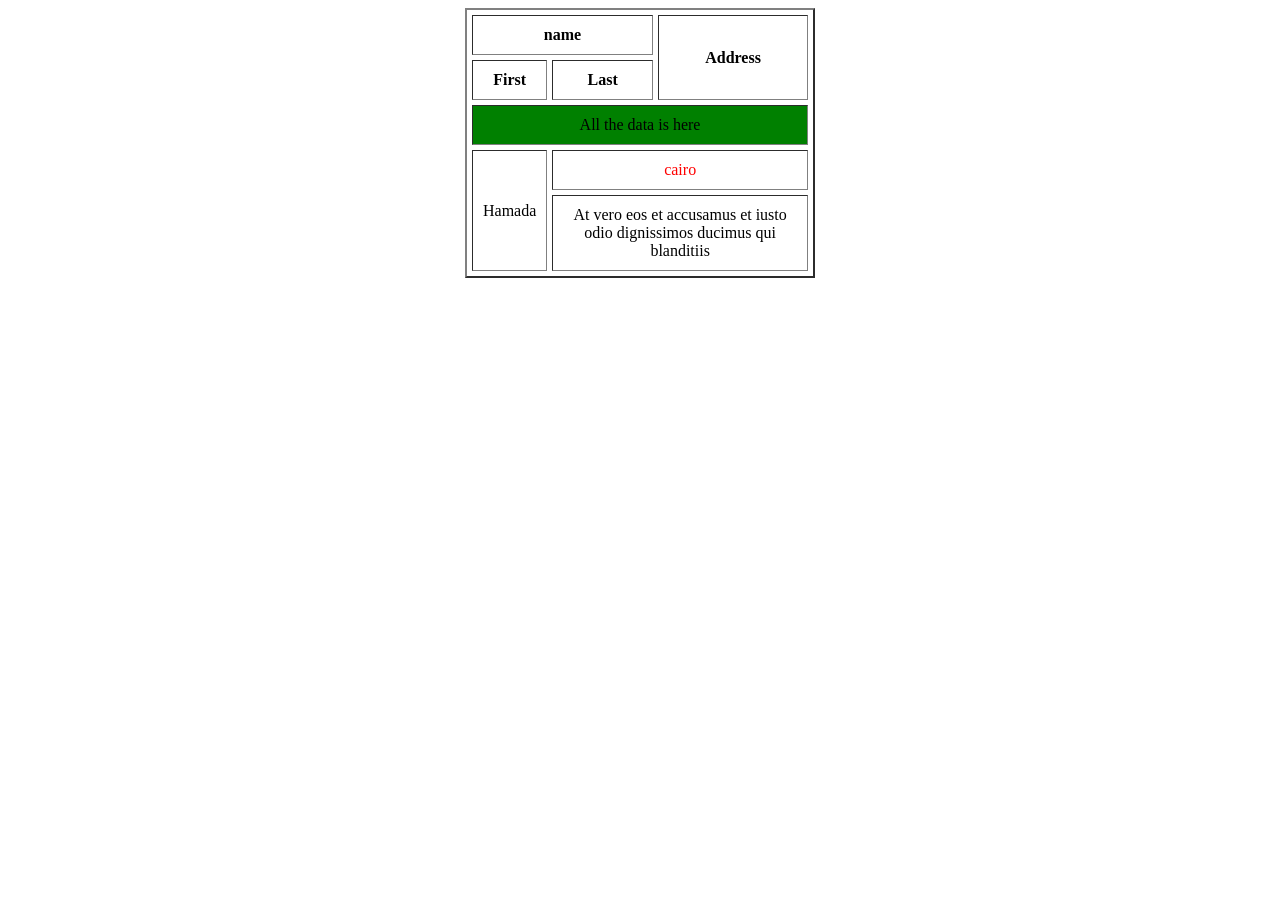
<file: Assignment 2/table.html>
<html>

<head>
    <title>Table</title>
</head>

<body>

    <center>

        <table border="2" cellpadding="10" cellspacing="5" width="350">

            <tr>
                <th colspan="2">name</th>
                <th rowspan="2">Address</th>
            </tr>

            <tr>
                <th>First</th>
                <th>Last</th>
            </tr>

            <tr>
                <td colspan="3" bgcolor="green" align="center">
                    All the data is here
                </td>
            </tr>

            <tr>
                <td rowspan="2" align="center">Hamada</td>

                <td colspan="2" align="center">
                    <font color="red">cairo</font>
                </td>
            </tr>

            <tr>
                <td colspan="2" align="center">
                    At vero eos et accusamus et iusto odio dignissimos ducimus qui blanditiis
                </td>
            </tr>

        </table>

    </center>

</body>

</html>
</file>
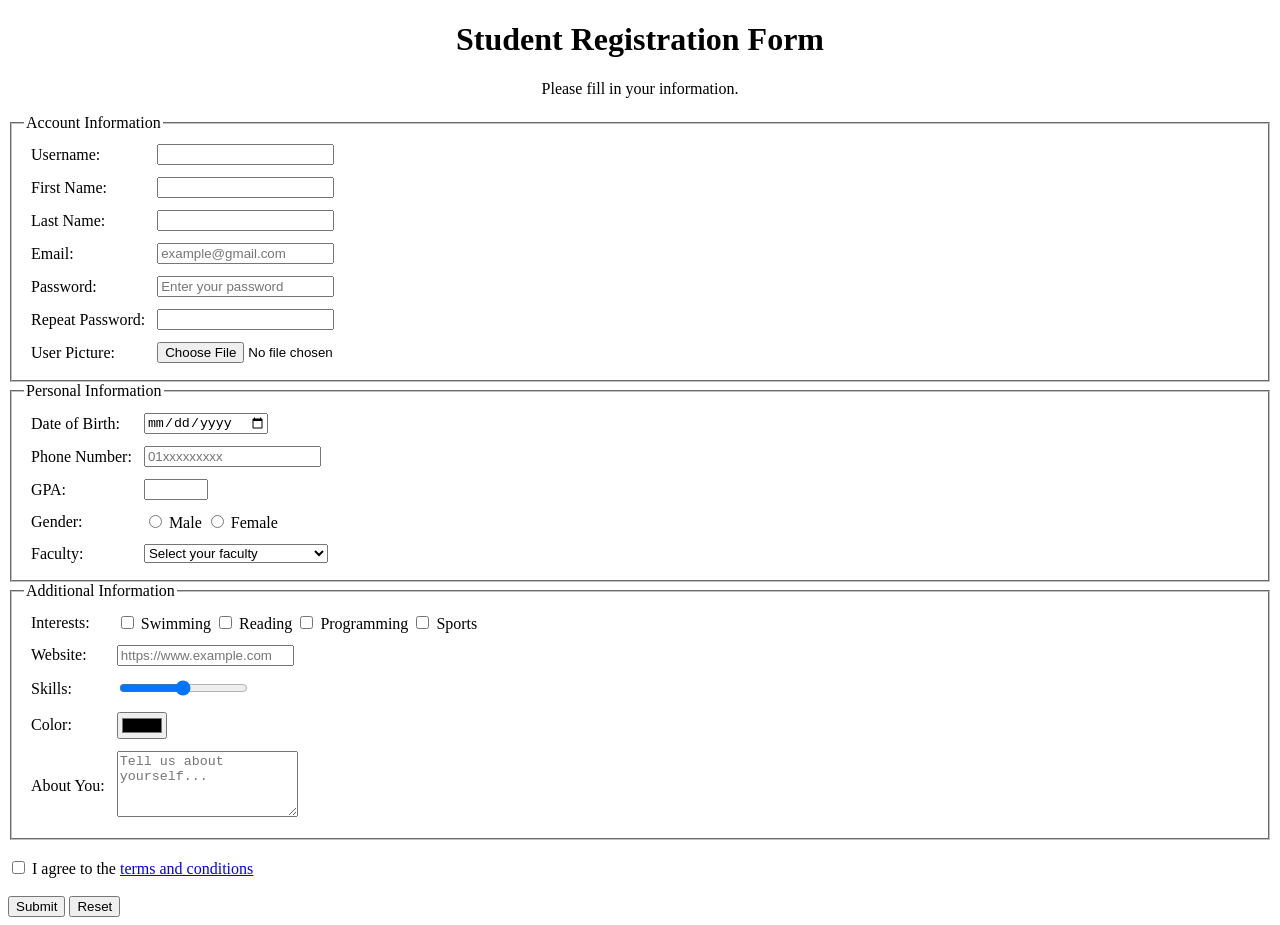
<file: Assignment 4/form.html>
<!DOCTYPE html>
<html lang="en">

<head>
    <meta charset="UTF-8">
    <meta name="viewport" content="width=device-width, initial-scale=1.0">
    <title>Registration Form</title>
</head>

<body>
    <center>
        <h1>Student Registration Form</h1>
        <p>Please fill in your information.</p>
    </center>

    <form method="get" action="Thankyou.html">

        <input type="hidden" name="user_id" value="1001">

        <fieldset>
            <legend>Account Information</legend>

            <table cellpadding="5">
                <tr>
                    <td><label for="username">Username:</label></td>
                    <td><input type="text" name="username" id="username"></td>
                </tr>
                <tr>
                    <td><label for="first_name">First Name:</label></td>
                    <td><input type="text" name="first_name" id="first_name" pattern="[A-Za-z]{2,}"
                            title="Name must contain at least 2 letters" required></td>
                </tr>
                <tr>
                    <td><label for="last_name">Last Name:</label></td>
                    <td><input type="text" name="last_name" id="last_name" pattern="[A-Za-z]{2,}"
                            title="Name must contain at least 2 letters" required></td>
                </tr>
                <tr>
                    <td><label for="email">Email:</label></td>
                    <td><input type="email" name="email" id="email" placeholder="example@gmail.com"
                            pattern="[a-zA-Z0-9._%+-]+@[a-zA-Z0-9.-]+\.[a-zA-Z]{2,}"
                            title="Please enter a valid email address" required></td>
                </tr>
                <tr>
                    <td><label for="password">Password:</label></td>
                    <td><input type="password" name="password" id="password" placeholder="Enter your password"
                            pattern="(?=.*[a-z])(?=.*[A-Z])(?=.*\d)(?=.*[^A-Za-z0-9]).{8,}"
                            title="At least 8 characters with uppercase, lowercase, number and special character"
                            required></td>
                </tr>
                <tr>
                    <td><label for="repeat_password">Repeat Password:</label></td>
                    <td><input type="password" name="repeat_password" id="repeat_password" required></td>
                </tr>
                <tr>
                    <td><label for="photo">User Picture:</label></td>
                    <td><input type="file" name="photo" id="photo" accept="image/*"></td>
                </tr>
            </table>
        </fieldset>

        <fieldset>
            <legend>Personal Information</legend>

            <table cellpadding="5">
                <tr>
                    <td><label for="date_of_birth">Date of Birth:</label></td>
                    <td><input type="date" name="date_of_birth" id="date_of_birth" required></td>
                </tr>
                <tr>
                    <td><label for="phone">Phone Number:</label></td>
                    <td><input type="tel" name="phone" id="phone" placeholder="01xxxxxxxxx" pattern="01[0125][0-9]{8}"
                            title="Enter a valid Egyptian phone number" required></td>
                </tr>
                <tr>
                    <td><label for="gpa">GPA:</label></td>
                    <td><input type="number" name="gpa" id="gpa" min="0" max="4" step="0.01" required></td>
                </tr>
                <tr>
                    <td>Gender:</td>
                    <td>
                        <input type="radio" name="gender" value="Male" id="male" required>
                        <label for="male">Male</label>
                        <input type="radio" name="gender" value="Female" id="female">
                        <label for="female">Female</label>
                    </td>
                </tr>
                <tr>
                    <td><label for="faculty">Faculty:</label></td>
                    <td>
                        <select name="faculty" id="faculty" required>
                            <option value="">Select your faculty</option>
                            <option value="Computers">Computers and Information</option>
                            <option value="Engineering">Engineering</option>
                            <option value="Science">Science</option>
                            <option value="Business">Business</option>
                            <option value="Medicine">Medicine</option>
                            <option value="Pharmacy">Pharmacy</option>
                        </select>
                    </td>
                </tr>
            </table>
        </fieldset>

        <fieldset>
            <legend>Additional Information</legend>

            <table cellpadding="5">
                <tr>
                    <td>Interests:</td>
                    <td>
                        <input type="checkbox" name="interests" value="Swimming">
                        Swimming
                        <input type="checkbox" name="interests" value="Reading">
                        Reading
                        <input type="checkbox" name="interests" value="Programming">
                        Programming
                        <input type="checkbox" name="interests" value="Sports">
                        Sports
                    </td>
                </tr>
                <tr>
                    <td><label for="website">Website:</label></td>
                    <td><input type="url" name="website" id="website" placeholder="https://www.example.com"
                            pattern="https?://.+" title="Please enter a valid URL"></td>
                    </td>
                </tr>
                <tr>
                    <td><label for="skills">Skills:</label></td>
                    <td><input type="range" name="skills" id="skills" min="0" max="10"></td>
                </tr>
                <tr>
                    <td><label for="color">Color:</label></td>
                    <td><input type="color" name="color" id="color"></td>
                </tr>
                <tr>
                    <td><label for="about">About You:</label></td>
                    <td>
                        <textarea name="about" id="about" rows="4" cols="20"
                            placeholder="Tell us about yourself..."></textarea>
                    </td>
                </tr>
            </table>
        </fieldset>

        <br>

        <input type="checkbox" name="terms" id="terms" required>
        <label for="terms">
            I agree to the
            <a href="Terms.html" target="_blank">terms and conditions</a>
        </label>

        <br><br>

        <input type="submit" value="Submit">
        <input type="reset" value="Reset">

    </form>
</body>

</html>
</file>
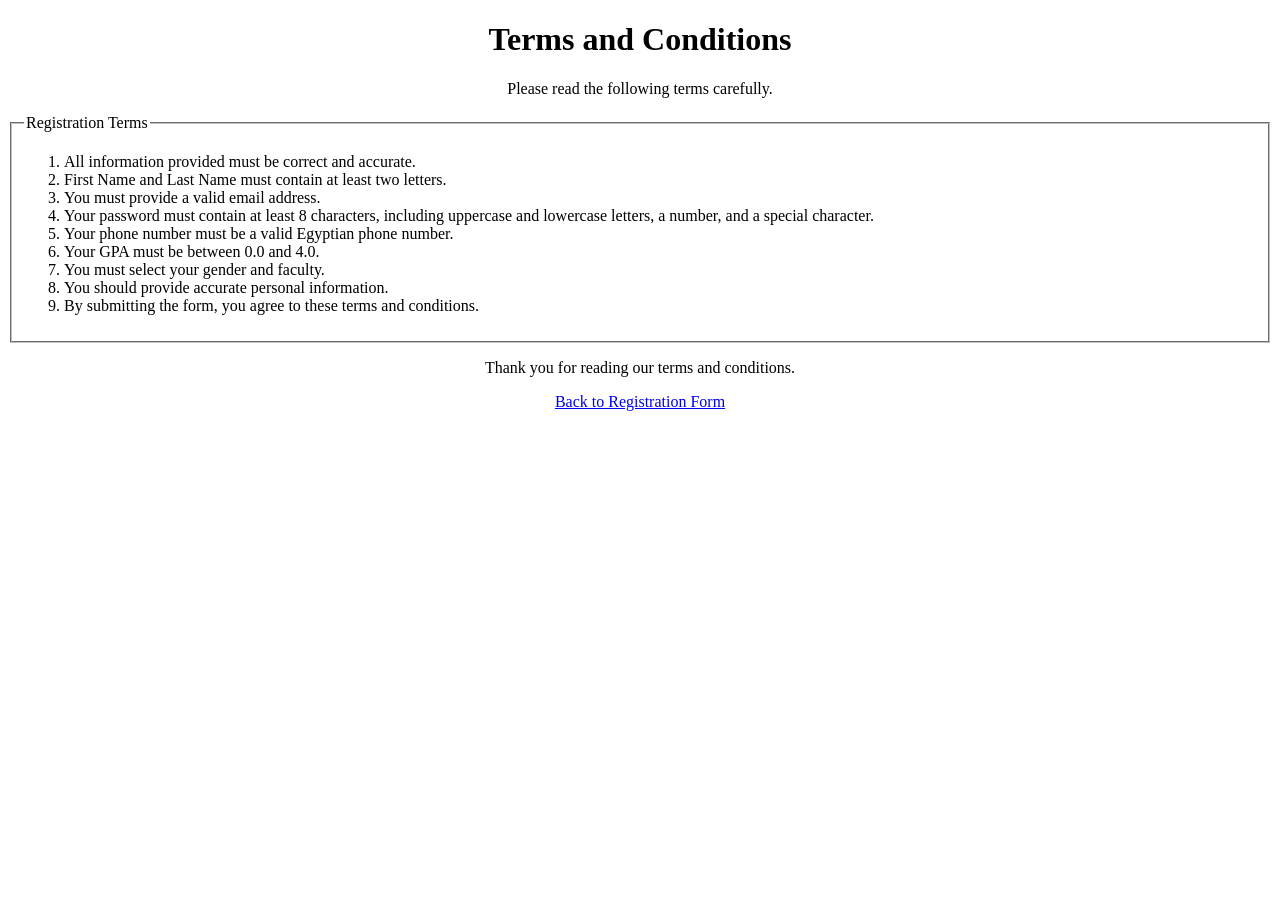
<file: Assignment 4/Terms.html>
<!DOCTYPE html>
<html lang="en">

<head>
    <meta charset="UTF-8">
    <meta name="viewport" content="width=device-width, initial-scale=1.0">
    <title>Terms and Conditions</title>
</head>

<body>

    <center>
        <h1>Terms and Conditions</h1>
        <p>Please read the following terms carefully.</p>
    </center>

    <fieldset>
        <legend>Registration Terms</legend>

        <ol>
            <li>All information provided must be correct and accurate.</li>
            <li>First Name and Last Name must contain at least two letters.</li>
            <li>You must provide a valid email address.</li>
            <li>Your password must contain at least 8 characters, including uppercase and lowercase letters, a number,
                and a special character.</li>
            <li>Your phone number must be a valid Egyptian phone number.</li>
            <li>Your GPA must be between 0.0 and 4.0.</li>
            <li>You must select your gender and faculty.</li>
            <li>You should provide accurate personal information.</li>
            <li>By submitting the form, you agree to these terms and conditions.</li>
        </ol>

    </fieldset>

    <center>
        <p>Thank you for reading our terms and conditions.</p>
        <a href="Form.html">Back to Registration Form</a>
    </center>

</body>

</html>
</file>
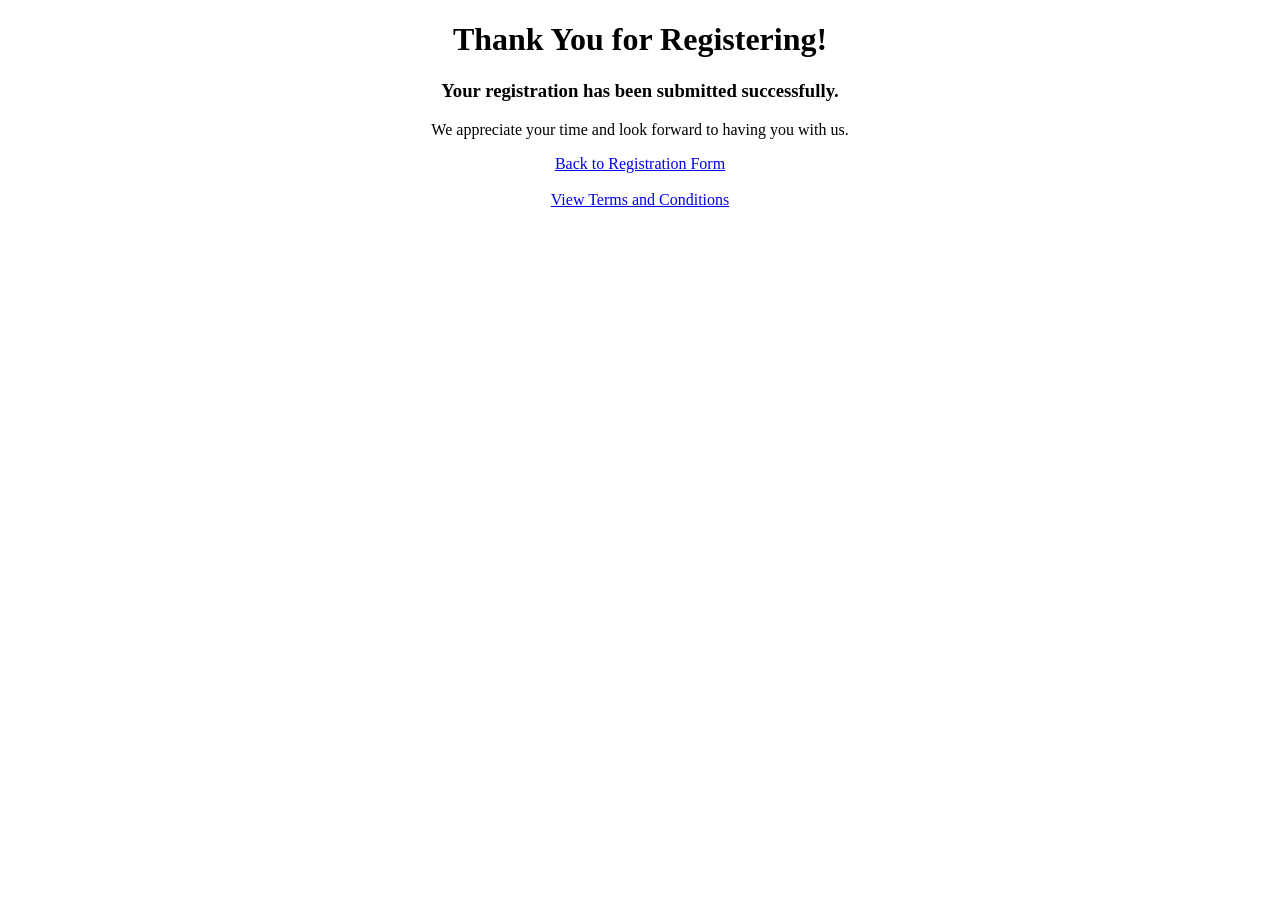
<file: Assignment 4/Thankyou.html>
<!DOCTYPE html>
<html lang="en">

<head>
    <meta charset="UTF-8">
    <meta name="viewport" content="width=device-width, initial-scale=1.0">
    <title>Thank You</title>
</head>

<body>

    <center>
        <h1>Thank You for Registering!</h1>
        <h3>Your registration has been submitted successfully.</h3>
        <p>We appreciate your time and look forward to having you with us.</p>

        <a href="Form.html">Back to Registration Form</a>
        <br><br>
        <a href="Terms.html">View Terms and Conditions</a>
    </center>

</body>

</html>
</file>
<file: style.css>
:root {
    --bg: #090d18;
    --surface: #121a2b;
    --surface-light: #1a2540;
    --text: #f4f7ff;
    --muted: #a5b0c8;
    --subtle: #707d99;
    --accent: #70f0d0;
    --accent-2: #9b8cff;
    --border: rgba(255, 255, 255, 0.1);
    --container: 1120px;
}

* {
    box-sizing: border-box;
    margin: 0;
    padding: 0;
}

html {
    scroll-behavior: smooth;
    scroll-padding-top: 90px;
}

body {
    min-width: 320px;
    overflow-x: hidden;
    background: var(--bg);
    color: var(--text);
    font-family: -apple-system, BlinkMacSystemFont, "Segoe UI", sans-serif;
    line-height: 1.7;
}

body::before {
    content: "";
    position: fixed;
    inset: 0;
    z-index: -1;
    pointer-events: none;
    background-image:
        linear-gradient(rgba(255, 255, 255, .018) 1px, transparent 1px),
        linear-gradient(90deg, rgba(255, 255, 255, .018) 1px, transparent 1px);
    background-size: 54px 54px;
    mask-image: linear-gradient(to bottom, black, transparent 80%);
}

a {
    color: inherit;
    text-decoration: none;
}

button {
    font: inherit;
}

p {
    color: var(--muted);
}

.container {
    width: min(var(--container), calc(100% - 48px));
    margin-inline: auto;
}

.section-anchor {
    scroll-margin-top: 90px;
}

.site-header {
    position: sticky;
    top: 0;
    z-index: 20;
    border-bottom: 1px solid rgba(255, 255, 255, .07);
    background: rgba(9, 13, 24, .88);
    backdrop-filter: blur(18px);
    -webkit-backdrop-filter: blur(18px);
}

.navbar {
    min-height: 78px;
    display: flex;
    align-items: center;
    justify-content: space-between;
    gap: 24px;
}

.brand {
    display: inline-flex;
    align-items: center;
    gap: 9px;
    font-size: 1.1rem;
    font-weight: 750;
    letter-spacing: -.04em;
}

.brand-mark {
    display: grid;
    width: 34px;
    height: 34px;
    place-items: center;
    border-radius: 10px;
    background: linear-gradient(135deg, var(--accent), #b6fff0);
    color: #09131b;
}

.accent {
    color: var(--accent);
}

.nav-links {
    display: flex;
    align-items: center;
    gap: 7px;
    list-style: none;
}

.nav-link {
    display: inline-flex;
    padding: 10px 12px;
    border-radius: 9px;
    color: var(--muted);
    font-size: .88rem;
    transition: color .2s ease, background .2s ease;
}

.nav-link:hover,
.nav-link.active {
    color: var(--text);
    background: rgba(255, 255, 255, .05);
}

.nav-link[href="#contact"] {
    border: 1px solid var(--border);
    color: var(--text);
}

.menu-toggle {
    display: none;
    border: 1px solid var(--border);
    border-radius: 9px;
    padding: 8px 12px;
    color: var(--text);
    background: var(--surface);
    cursor: pointer;
}

.hero {
    min-height: 650px;
    position: relative;
    display: grid;
    grid-template-columns: 1.05fr .95fr;
    align-items: center;
    gap: 35px;
    padding-top: 65px;
    padding-bottom: 80px;
}

.eyebrow {
    display: flex;
    align-items: center;
    gap: 9px;
    color: var(--accent);
    font-size: .72rem;
    font-weight: 700;
    letter-spacing: .15em;
}

.status-dot {
    display: inline-block;
    width: 7px;
    height: 7px;
    flex: 0 0 auto;
    border-radius: 50%;
    background: var(--accent);
    box-shadow: 0 0 14px rgba(112, 240, 208, .5);
}

h1,
h2,
h3 {
    line-height: 1.15;
    letter-spacing: -.045em;
}

h1,
h2,
h3 {
    font-family: "SF Pro Display", -apple-system, BlinkMacSystemFont, sans-serif;
}

.hero h1 {
    max-width: 680px;
    margin-top: 24px;
    font-size: clamp(3.1rem, 6vw, 5.2rem);
    font-weight: 700;
}

.gradient-text {
    color: var(--accent);
    background: linear-gradient(100deg, var(--accent), #b5a8ff 92%);
    -webkit-background-clip: text;
    background-clip: text;
    -webkit-text-fill-color: transparent;
}

.hero-description {
    max-width: 560px;
    margin-top: 22px;
    font-size: 1rem;
    line-height: 1.9;
}

.hero-actions,
.contact-actions {
    display: flex;
    flex-wrap: wrap;
    align-items: center;
    gap: 12px;
    margin-top: 27px;
}

.button {
    min-height: 47px;
    display: inline-flex;
    align-items: center;
    justify-content: center;
    gap: 10px;
    padding: 0 17px;
    border: 1px solid transparent;
    border-radius: 10px;
    font-size: .88rem;
    font-weight: 700;
    transition: transform .2s ease, border-color .2s ease, background .2s ease;
}

.button:hover {
    transform: translateY(-2px);
}

.button-primary {
    color: #07151a;
    background: var(--accent);
}

.button-primary:hover {
    background: #9af8e2;
}

.button-quiet {
    color: var(--text);
    border-color: var(--border);
    background: rgba(255, 255, 255, .025);
}

.button-quiet:hover {
    border-color: rgba(112, 240, 208, .55);
}

.hero-meta {
    display: flex;
    flex-wrap: wrap;
    gap: 22px;
    margin-top: 35px;
    color: var(--subtle);
    font-size: .8rem;
}

.hero-visual {
    position: relative;
    min-height: 400px;
    display: grid;
    place-items: center;
}

.orbit {
    position: absolute;
    border: 1px solid rgba(155, 140, 255, .25);
    border-radius: 50%;
}

.orbit-one {
    width: 290px;
    height: 360px;
    transform: rotate(-25deg);
}

.orbit-two {
    width: 360px;
    height: 270px;
    border-color: rgba(112, 240, 208, .2);
    transform: rotate(35deg);
}

.visual-core {
    display: flex;
    align-items: center;
    justify-content: center;
    gap: 5px;
    width: 180px;
    height: 180px;
    border: 1px solid rgba(255, 255, 255, .17);
    border-radius: 42px;
    background: linear-gradient(145deg, #1a2540, #0c1220);
    box-shadow: 0 0 80px rgba(112, 240, 208, .08);
    transform: rotate(-7deg);
    font-size: 3.7rem;
    font-weight: 500;
}

.visual-core span {
    color: var(--accent);
}

.visual-core b {
    color: var(--accent-2);
    font-weight: 500;
}

.float-card {
    position: absolute;
    display: flex;
    align-items: center;
    gap: 11px;
    padding: 12px 14px;
    border: 1px solid var(--border);
    border-radius: 13px;
    background: rgba(15, 22, 38, .94);
    box-shadow: 0 15px 40px rgba(0, 0, 0, .2);
}

.float-top {
    top: 45px;
    right: -3px;
}

.float-bottom {
    bottom: 45px;
    left: -4px;
}

.float-icon {
    display: grid;
    width: 34px;
    height: 34px;
    place-items: center;
    border-radius: 9px;
    background: rgba(112, 240, 208, .1);
    color: var(--accent);
}

.float-icon.purple {
    color: #b9adff;
    background: rgba(155, 140, 255, .13);
}

.float-card strong,
.float-card small {
    display: block;
}

.float-card strong {
    font-size: .82rem;
}

.float-card small {
    color: var(--muted);
    font-size: .69rem;
}

.visual-caption {
    position: absolute;
    bottom: 0;
    color: var(--subtle);
    font-size: .63rem;
    font-weight: 700;
    letter-spacing: .16em;
}

.section {
    padding-top: 95px;
    padding-bottom: 30px;
}

.section-heading {
    max-width: 700px;
    margin-bottom: 36px;
}

.section-heading h2,
.contact-inner h2 {
    margin-top: 13px;
    font-size: clamp(2.3rem, 4.5vw, 3.5rem);
    font-weight: 700;
}

.section-lead {
    max-width: 620px;
    margin-top: 15px;
    font-size: .96rem;
    line-height: 1.8;
}

.section-heading-row {
    display: flex;
    align-items: end;
    justify-content: space-between;
    gap: 20px;
    max-width: none;
}

.section-count {
    padding: 7px 10px;
    border: 1px solid var(--border);
    border-radius: 7px;
    color: var(--subtle);
    font-size: .66rem;
    font-weight: 700;
    letter-spacing: .12em;
}

.about-layout {
    display: grid;
    grid-template-columns: .9fr 1.1fr;
    gap: 20px;
}

.about-panel {
    padding: 29px;
    border: 1px solid var(--border);
    border-radius: 17px;
    background: linear-gradient(145deg, rgba(18, 26, 43, .9), rgba(12, 18, 32, .75));
}

.panel-label {
    color: var(--subtle);
    font-size: .68rem;
    font-weight: 700;
    letter-spacing: .12em;
}

.about-panel h3 {
    margin-top: 30px;
    font-size: clamp(1.7rem, 3vw, 2.15rem);
}

.about-panel p:not(.panel-label) {
    margin-top: 17px;
    font-size: .91rem;
    line-height: 1.85;
}

.principles {
    display: grid;
    gap: 12px;
}

.principle-card {
    display: grid;
    grid-template-columns: 35px 1fr 15px;
    gap: 12px;
    align-items: start;
    padding: 19px;
    border: 1px solid var(--border);
    border-radius: 14px;
    background: rgba(18, 26, 43, .58);
    transition: border-color .2s ease, transform .2s ease;
}

.principle-card:hover {
    transform: translateX(4px);
    border-color: rgba(112, 240, 208, .4);
}

.principle-number {
    color: var(--accent);
    font-size: .82rem;
}

.principle-card h3 {
    margin-bottom: 5px;
    font-size: 1.02rem;
    letter-spacing: -.02em;
}

.principle-card p {
    font-size: .82rem;
    line-height: 1.7;
}

.principle-arrow {
    color: var(--subtle);
}

.assignment-card {
    display: grid;
    grid-template-columns: 65px minmax(0, 1fr) 100px;
    gap: 23px;
    align-items: start;
    padding: 28px;
    border: 1px solid var(--border);
    border-radius: 17px;
    background: linear-gradient(115deg, rgba(18, 26, 43, .92), rgba(18, 26, 43, .55));
    transition: border-color .25s ease, transform .25s ease;
}

.assignment-card:hover {
    transform: translateY(-3px);
    border-color: rgba(112, 240, 208, .35);
}

.assignment-icon {
    display: grid;
    width: 60px;
    height: 60px;
    place-items: center;
    border: 1px solid rgba(112, 240, 208, .24);
    border-radius: 15px;
    background: rgba(112, 240, 208, .08);
    color: var(--accent);
    font-size: 2rem;
}

.card-overline {
    color: var(--accent);
    font-size: .68rem;
    font-weight: 700;
    letter-spacing: .1em;
}

.card-status {
    margin-left: 12px;
    color: var(--muted);
    font-size: .68rem;
    font-weight: 500;
    letter-spacing: 0;
}

.assignment-content h3,
.project-info h3 {
    margin-top: 13px;
    font-size: 1.8rem;
}

.assignment-content>p:not(.card-overline),
.project-info>p:not(.card-overline) {
    margin-top: 12px;
    max-width: 680px;
    font-size: .9rem;
    line-height: 1.85;
}

.tag-list {
    display: flex;
    flex-wrap: wrap;
    gap: 8px;
    margin-top: 17px;
}

.tag-list span {
    padding: 5px 9px;
    border: 1px solid var(--border);
    border-radius: 6px;
    color: var(--muted);
    font-size: .7rem;
}

.assignment-content .link-note {
    margin-top: 17px;
    color: var(--subtle);
    font-size: .77rem;
}

.assignment-number {
    min-height: 120px;
    display: flex;
    flex-direction: column;
    justify-content: space-between;
    align-items: flex-end;
    border-left: 1px solid var(--border);
    padding-left: 15px;
    color: var(--subtle);
    font-size: .61rem;
    font-weight: 700;
    letter-spacing: .1em;
}

.assignment-number strong {
    color: rgba(255, 255, 255, .13);
    font-size: 3.4rem;
    line-height: 1;
}

.project-card {
    display: grid;
    grid-template-columns: 1fr 1fr;
    overflow: hidden;
    border: 1px solid var(--border);
    border-radius: 17px;
    background: rgba(18, 26, 43, .7);
}

.project-preview {
    display: grid;
    min-height: 300px;
    place-items: center;
    padding: 28px;
    border-right: 1px solid var(--border);
    background: radial-gradient(ellipse at center, rgba(112, 240, 208, .1), transparent 68%), #0d1423;
}

.preview-window {
    width: 100%;
    max-width: 370px;
    overflow: hidden;
    border: 1px solid var(--border);
    border-radius: 11px;
    background: #0a101d;
    box-shadow: 0 20px 55px rgba(0, 0, 0, .28);
    transform: rotate(-2deg);
}

.preview-topbar {
    display: flex;
    align-items: center;
    gap: 5px;
    height: 34px;
    padding: 0 12px;
    border-bottom: 1px solid var(--border);
}

.preview-topbar>span {
    width: 6px;
    height: 6px;
    border-radius: 50%;
    background: #5d6880;
}

.preview-topbar>span:first-child {
    background: #f08d91;
}

.preview-topbar>span:nth-child(2) {
    background: #e9c66f;
}

.preview-topbar>span:nth-child(3) {
    background: #70d7a2;
}

.preview-topbar small {
    margin-left: 8px;
    color: var(--subtle);
    font-size: .62rem;
}

.preview-code {
    padding: 22px 17px;
    color: #c6d0e6;
    font-family: ui-monospace, Menlo, monospace;
    font-size: clamp(.6rem, 1vw, .75rem);
    line-height: 2;
}

.indent {
    padding-left: 16px;
}

.code-purple {
    color: #c4a4ff;
}

.code-mint {
    color: #70f0d0;
}

.code-blue {
    color: #83b9ff;
}

.code-orange {
    color: #f0bd8b;
}

.code-comment {
    margin-top: 10px;
    color: #71809d;
}

.project-info {
    align-self: center;
    padding: 32px;
}

.project-info h3 {
    font-size: 1.65rem;
}

.project-footnote {
    display: flex;
    align-items: center;
    gap: 8px;
    margin-top: 22px;
    color: var(--subtle);
    font-size: .77rem;
}

.contact-section {
    margin-top: 90px;
    padding: 78px 0;
    border-top: 1px solid var(--border);
    border-bottom: 1px solid var(--border);
    background: radial-gradient(ellipse at 50% 100%, rgba(112, 240, 208, .07), transparent 62%), rgba(13, 19, 34, .5);
    text-align: center;
}

.contact-inner {
    display: flex;
    flex-direction: column;
    align-items: center;
}

.contact-inner .eyebrow {
    justify-content: center;
}

.contact-inner>p:not(.eyebrow):not(.contact-note) {
    max-width: 590px;
    margin-top: 15px;
}

.contact-actions {
    justify-content: center;
}

.button-disabled {
    opacity: .68;
    cursor: default;
}

.contact-note {
    margin-top: 15px;
    color: var(--subtle);
    font-size: .74rem;
}

.site-footer {
    padding: 23px 0;
}

.footer-inner {
    display: flex;
    align-items: center;
    justify-content: space-between;
    gap: 17px;
}

.footer-brand {
    font-size: 1rem;
}

.footer-brand .brand-mark {
    width: 29px;
    height: 29px;
    font-size: .85rem;
}

.footer-inner p,
.footer-inner>span {
    color: var(--subtle);
    font-size: .72rem;
}

.reveal {
    opacity: 0;
    transform: translateY(15px);
    transition: opacity .6s ease, transform .6s ease;
}

.reveal.is-visible {
    opacity: 1;
    transform: translateY(0);
}

:focus-visible {
    outline: 2px solid var(--accent);
    outline-offset: 4px;
}

@media (max-width: 900px) {
    .hero {
        min-height: 590px;
        gap: 15px;
    }

    .hero h1 {
        font-size: clamp(3rem, 6vw, 4.3rem);
    }

    .hero-visual {
        transform: scale(.88);
    }

    .about-layout {
        grid-template-columns: 1fr;
    }

    .about-panel h3 {
        margin-top: 20px;
    }

    .assignment-card {
        grid-template-columns: 58px minmax(0, 1fr);
    }

    .assignment-number {
        display: none;
    }
}

@media (max-width: 700px) {
    .container {
        width: calc(100% - 36px);
    }

    .navbar {
        min-height: 70px;
    }

    .menu-toggle {
        display: block;
        position: relative;
        z-index: 22;
    }

    .nav-links {
        display: none;
        position: absolute;
        top: 69px;
        left: 0;
        right: 0;
        flex-direction: column;
        align-items: stretch;
        gap: 4px;
        padding: 14px 18px 18px;
        border-bottom: 1px solid var(--border);
        background: rgba(9, 13, 24, .98);
    }

    .nav-links.is-open {
        display: flex;
    }

    .nav-link {
        padding: 12px;
    }

    .hero {
        min-height: auto;
        grid-template-columns: 1fr;
        gap: 0;
        padding-top: 75px;
        padding-bottom: 45px;
    }

    .hero h1 {
        font-size: clamp(2.8rem, 11vw, 4rem);
    }

    .hero-description {
        font-size: .94rem;
    }

    .hero-visual {
        min-height: 320px;
        margin-top: 25px;
        transform: scale(.82);
    }

    .float-top {
        top: 25px;
    }

    .float-bottom {
        bottom: 25px;
    }

    .section {
        padding-top: 75px;
        padding-bottom: 22px;
    }

    .section-heading h2,
    .contact-inner h2 {
        font-size: clamp(2.2rem, 9vw, 3rem);
    }

    .section-heading-row {
        align-items: flex-start;
    }

    .about-panel {
        padding: 23px;
    }

    .assignment-card {
        grid-template-columns: 1fr;
        gap: 18px;
        padding: 22px;
    }

    .assignment-icon {
        width: 53px;
        height: 53px;
    }

    .assignment-content h3 {
        font-size: 1.6rem;
    }

    .project-card {
        grid-template-columns: 1fr;
    }

    .project-preview {
        min-height: 250px;
        border-right: 0;
        border-bottom: 1px solid var(--border);
        padding: 22px;
    }

    .preview-code {
        font-size: .65rem;
    }

    .project-info {
        padding: 24px;
    }

    .contact-section {
        margin-top: 70px;
        padding: 65px 0;
    }

    .footer-inner {
        flex-wrap: wrap;
    }

    .footer-inner p {
        order: 3;
        width: 100%;
    }
}

@media (max-width: 420px) {

    .hero-actions,
    .contact-actions {
        flex-direction: column;
        align-items: stretch;
        width: 100%;
    }

    .hero-actions .button,
    .contact-actions .button {
        width: 100%;
    }

    .hero-visual {
        margin-inline: -25px;
        transform: scale(.72);
    }

    .section-heading-row {
        flex-direction: column;
        gap: 12px;
    }
}

@media (prefers-reduced-motion: reduce) {

    *,
    *::before,
    *::after {
        scroll-behavior: auto !important;
        transition-duration: .01ms !important;
    }

    .reveal {
        opacity: 1;
        transform: none;
    }
}
</file>
<file: Projects/Project 1/CSS/styles.css>
/* CSD341 Software Engineering Course Hub
   Shared stylesheet for index.html, staff.html, schedule.html and register.html.
   The site uses semantic HTML and requires no JavaScript. */

/* 1. Design tokens */
:root {
  color-scheme: light;
  --page-bg: #fff;
  --surface: #f1f5f4;
  --surface-soft: #dce9e7;
  --header-bg: #cbdad7;
  --header-border: #aebfba;
  --text: #101928;
  --text-muted: #475569;
  --border: #cbd5d1;
  --accent: #0f766e;
  --accent-hover: #115e59;
  --accent-soft: #ccfbf1;
  --focus: #115e59;
  --radius: 12px;
  --content-width: 960px;
  --shadow: 0 2px 10px rgb(15 23 42 / 5%);
}

/* 2. Global layout and accessibility */
*,
*::before,
*::after {
  box-sizing: border-box;
}

html {
  scroll-behavior: smooth;
  scroll-padding-top: 1.5rem;
}

body {
  margin: 0;
  background: var(--page-bg);
  color: var(--text);
  font: 1rem/1.7 system-ui, -apple-system, BlinkMacSystemFont, "Segoe UI", sans-serif;
}

img {
  display: block;
  max-width: 100%;
  height: auto;
}

a {
  color: var(--accent);
  text-decoration-thickness: 1px;
  text-underline-offset: .18em;
  overflow-wrap: anywhere;
}

a:hover {
  color: var(--accent-hover);
  text-decoration-thickness: 2px;
}

p,
ul,
ol {
  margin-block: .65rem 1rem;
}

p {
  max-width: 75ch;
}

li+li {
  margin-top: .35rem;
}

:where(a, button, input, select, textarea, summary, [popover], [tabindex]:not([tabindex="-1"])):focus-visible {
  outline: 3px solid var(--focus);
  outline-offset: 4px;
}

:where(a, button, input, select, textarea):focus-visible {
  scroll-margin-block: 1rem;
}

.skip-link {
  position: absolute;
  z-index: 1000;
  top: .75rem;
  left: .75rem;
  transform: translateY(calc(-100% - 1rem));
  padding: .7rem 1rem;
  border: 2px solid var(--accent);
  border-radius: 8px;
  background: var(--surface);
  color: var(--text);
  font-weight: 700;
  box-shadow: var(--shadow);
}

.skip-link:focus {
  transform: translateY(0);
}

/* 3. Shared header and navigation */
.site-header {
  padding: 1.5rem max(1rem, calc((100% - var(--content-width)) / 2)) 1.15rem;
  border-bottom: 1px solid var(--header-border);
  background: var(--header-bg);
  box-shadow: 0 3px 12px rgb(15 23 42 / 6%);
}

.site-header>* {
  width: 100%;
  margin-inline: 0;
}

.site-name {
  margin: 0 0 1.15rem;
  font-size: 1.55rem;
  font-weight: 800;
  letter-spacing: -.035em;
}

.site-header nav ul {
  display: flex;
  flex-wrap: wrap;
  align-items: center;
  gap: .55rem;
  margin: 0;
  padding: 0;
  list-style: none;
}

.site-header nav li,
.site-header nav li+li {
  margin: 0;
}

.site-header nav a {
  display: inline-flex;
  align-items: center;
  justify-content: center;
  min-height: 2.75rem;
  padding: .55rem 1rem;
  border: 1px solid transparent;
  border-radius: 9px;
  color: #334e49;
  font-weight: 650;
  line-height: 1.2;
  text-decoration: none;
  transition: background-color 160ms ease, color 160ms ease, border-color 160ms ease;
}

.site-header nav a:hover {
  border-color: #a9c5bf;
  background: var(--surface-soft);
  color: var(--accent-hover);
}

.site-header nav a[aria-current="page"] {
  border-color: var(--accent);
  background: var(--accent);
  color: #fff;
  font-weight: 750;
}

/* 4. Main content, headings and shared components */
main,
.page-aside {
  width: min(var(--content-width), calc(100% - 2rem));
  margin-inline: auto;
}

main {
  min-height: 55vh;
  padding-block: 2.75rem 1.5rem;
}

main> :first-child {
  margin-top: 0;
}

main>section {
  margin-block: 2rem;
}

h1,
h2,
h3 {
  color: var(--text);
  line-height: 1.25;
  letter-spacing: -.025em;
}

h1 {
  margin: 0 0 1.2rem;
  font-size: clamp(2rem, 5vw, 2.8rem);
  font-weight: 760;
  letter-spacing: -.04em;
}

h2 {
  margin: 2.5rem 0 .8rem;
  padding-bottom: .45rem;
  border-bottom: 1px solid var(--border);
  font-size: clamp(1.4rem, 3vw, 1.8rem);
  font-weight: 720;
}

h3 {
  margin: 1.5rem 0 .55rem;
  font-size: 1.15rem;
  font-weight: 700;
  letter-spacing: -.01em;
}

.lead {
  max-width: 70ch;
  color: var(--text-muted);
  font-size: 1.12rem;
}

.hint {
  color: var(--text-muted);
  font-size: .92rem;
}

.page-hero {
  margin-bottom: 2.5rem;
  padding: 2rem;
  border: 1px solid var(--border);
  border-left: 5px solid var(--accent);
  border-radius: var(--radius);
  background: var(--surface-soft);
}

.hero-label {
  margin: 0 0 .75rem;
  color: var(--accent);
  font-size: .8rem;
  font-weight: 800;
  letter-spacing: .1em;
}

.page-hero h1 {
  margin-top: 0;
}

.page-hero .lead {
  max-width: 800px;
  margin-bottom: 0;
  line-height: 1.8;
}

.page-aside {
  margin-block: 2.5rem 2rem;
  padding: 1.5rem;
  border: 1px solid var(--border);
  border-left: 4px solid var(--accent);
  border-radius: var(--radius);
  background: var(--surface-soft);
}

.page-aside h2 {
  margin-top: 0;
}

.content-figure {
  margin: 1.5rem 0;
  padding: 1.5rem;
  overflow: hidden;
  border: 1px solid var(--border);
  border-radius: var(--radius);
  background: var(--surface);
  box-shadow: var(--shadow);
  text-align: center;
}

.content-figure img {
  width: 100%;
  max-width: 720px;
  margin-inline: auto;
  border-radius: 8px;
}

figcaption {
  margin-top: .8rem;
  color: var(--text-muted);
  font-size: .94rem;
}

/* 5. Tables */
.table-scroll {
  max-width: 100%;
  margin-top: 1.25rem;
  overflow-x: auto;
  border: 1px solid var(--border);
  border-radius: var(--radius);
  background: var(--surface);
  box-shadow: var(--shadow);
  -webkit-overflow-scrolling: touch;
}

table {
  width: 100%;
  min-width: 44rem;
  border-collapse: collapse;
  color: var(--text);
  font-size: .95rem;
}

caption {
  padding: 1rem 1.1rem;
  background: var(--surface-soft);
  font-weight: 700;
  line-height: 1.6;
  text-align: left;
  caption-side: top;
}

th,
td {
  padding: .85rem .9rem;
  border: 1px solid var(--border);
  text-align: left;
  vertical-align: top;
}

thead th {
  background: var(--header-bg);
  font-weight: 750;
  vertical-align: middle;
}

tfoot th,
tfoot td {
  background: var(--surface-soft);
  font-weight: 750;
}

tbody th[scope="rowgroup"] {
  min-width: 105px;
  background: var(--surface-soft);
  color: var(--accent-hover);
  font-weight: 700;
  text-align: center;
  vertical-align: middle;
}

tbody tr:nth-child(even) td {
  background: #f8fbfa;
}

tbody tr:hover td {
  background: #eef6f4;
}

/* Home page: course-information tables are compact, unlike the wide schedule. */
.home-page .course-info-table {
  min-width: 0;
}

.home-page .course-info-table tbody th[scope="row"] {
  background: var(--surface-soft);
  color: var(--text);
}

.home-page .course-info-table tbody td {
  font-weight: 600;
}

/* Definition lists */
dl {
  display: grid;
  grid-template-columns: minmax(10rem, 1fr) 2fr;
  gap: .65rem 1.25rem;
  margin-block: 1rem;
  padding: 1.1rem 1.25rem;
  border: 1px solid var(--border);
  border-radius: var(--radius);
  background: var(--surface);
}

dt {
  color: var(--text);
  font-weight: 750;
}

dd {
  margin: 0;
  color: var(--text-muted);
}

/* 6. Home page */
.home-page .page-hero {
  margin-bottom: 3rem;
  padding: 3rem 2.5rem;
}

.home-page .page-hero h1 {
  max-width: 750px;
  font-size: clamp(2rem, 5vw, 3rem);
  line-height: 1.15;
}

.home-page .page-hero .lead {
  max-width: 680px;
  font-size: 1.08rem;
}

.home-page section[aria-labelledby="learning-outcomes"]>ol,
.home-page section[aria-labelledby="course-content"]>ol,
.home-page section[aria-labelledby="learning-resources"]>ul {
  display: grid;
  grid-template-columns: repeat(2, minmax(0, 1fr));
  gap: 1rem;
  padding: 0;
  margin-top: 1.5rem;
  list-style: none;
}

.home-page section[aria-labelledby="learning-outcomes"]>ol>li,
.home-page section[aria-labelledby="learning-resources"]>ul>li {
  margin: 0;
  padding: 1.25rem;
  border: 1px solid var(--border);
  border-radius: var(--radius);
  background: var(--surface);
  box-shadow: var(--shadow);
}

.home-page section[aria-labelledby="learning-outcomes"]>ol>li {
  padding: 1.5rem;
  border-top: 4px solid var(--accent);
}

.home-page section[aria-labelledby="learning-outcomes"]>ol>li>h3 {
  margin-top: 0;
  padding-bottom: .8rem;
  border-bottom: 1px solid var(--border);
  color: var(--accent);
}

.home-page section[aria-labelledby="learning-outcomes"]>ol>li>ul {
  margin-bottom: 0;
  padding-left: 1.2rem;
}

.home-page section[aria-labelledby="learning-outcomes"]>ol>li>ul>li {
  margin-bottom: .85rem;
  padding-left: .25rem;
}

.home-page section[aria-labelledby="learning-outcomes"]>ol>li>ul>li:last-child {
  margin-bottom: 0;
}

.home-page section[aria-labelledby="course-content"]>ol {
  counter-reset: course-topic;
}

.home-page section[aria-labelledby="course-content"]>ol>li {
  display: flex;
  align-items: center;
  gap: 1rem;
  min-height: 90px;
  margin: 0;
  padding: 1.25rem;
  border: 1px solid var(--border);
  border-radius: var(--radius);
  background: var(--surface);
  box-shadow: var(--shadow);
  font-weight: 600;
  counter-increment: course-topic;
}

.home-page section[aria-labelledby="course-content"]>ol>li::before {
  display: grid;
  flex: 0 0 42px;
  width: 42px;
  height: 42px;
  place-items: center;
  border-radius: 10px;
  background: var(--accent-soft);
  color: var(--accent);
  content: counter(course-topic, decimal-leading-zero);
  font-size: .9rem;
  font-weight: 700;
}

.home-page section[aria-labelledby="course-content"]>ol>li:last-child {
  grid-column: 1 / -1;
}

.home-page section[aria-labelledby="process-activities"] figure {
  margin: 1.5rem 0;
}

.home-page section[aria-labelledby="key-terms"] dl {
  grid-template-columns: minmax(150px, .8fr) 2fr;
  gap: .75rem 1rem;
  margin-top: 1.5rem;
  border: 0;
  padding: 0;
  background: transparent;
}

.home-page section[aria-labelledby="key-terms"] dt,
.home-page section[aria-labelledby="key-terms"] dd {
  padding: 1rem;
  border-radius: var(--radius);
}

.home-page section[aria-labelledby="key-terms"] dt {
  background: var(--surface-soft);
  color: var(--accent);
}

.home-page section[aria-labelledby="key-terms"] dd {
  border: 1px solid var(--border);
  background: var(--surface);
  line-height: 1.7;
}

.home-page section[aria-labelledby="learning-resources"] a {
  font-weight: 600;
}

.home-page .page-aside {
  margin-top: 2.5rem;
}

/* 7. Staff page */
.staff-page .page-hero {
  margin-bottom: 3rem;
  padding: 3rem 2.5rem;
}

.staff-page .page-hero .lead {
  max-width: 750px;
  font-size: 1.08rem;
}

.staff-page section[aria-labelledby="teaching-roles"]>section {
  display: inline-block;
  width: calc(50% - .65rem);
  min-height: 180px;
  margin: 0 .75rem 1rem 0;
  padding: 1.5rem;
  vertical-align: top;
  border: 1px solid var(--border);
  border-top: 4px solid var(--accent);
  border-radius: var(--radius);
  background: var(--surface);
  box-shadow: var(--shadow);
}

.staff-page section[aria-labelledby="teaching-roles"]>section:nth-of-type(2) {
  margin-right: 0;
}

.staff-page section[aria-labelledby="teaching-roles"]>section h3 {
  margin-top: 0;
  color: var(--accent);
}

.staff-page section[aria-labelledby="teaching-roles"]>section p {
  margin-bottom: 0;
}

.staff-page section[aria-labelledby="course-support-topics"] ul,
.staff-page section[aria-labelledby="asking-for-help"]>ol,
.staff-page section[aria-labelledby="related-pages"] ul {
  display: grid;
  grid-template-columns: repeat(2, minmax(0, 1fr));
  gap: 1rem;
  padding: 0;
  margin-top: 1.5rem;
  list-style: none;
}

.staff-page section[aria-labelledby="course-support-topics"] li,
.staff-page section[aria-labelledby="asking-for-help"]>ol>li {
  margin: 0;
  padding: 1.25rem;
  border: 1px solid var(--border);
  border-radius: var(--radius);
  background: var(--surface);
  box-shadow: var(--shadow);
}

.staff-page section[aria-labelledby="course-support-topics"] li::before {
  content: "\2713";
  display: inline-grid;
  place-items: center;
  width: 25px;
  height: 25px;
  margin-right: .65rem;
  border-radius: 50%;
  background: var(--accent-soft);
  color: var(--accent);
  font-weight: 700;
}

.staff-page section[aria-labelledby="asking-for-help"]>ol {
  counter-reset: help-step;
}

.staff-page section[aria-labelledby="asking-for-help"]>ol>li {
  display: flex;
  align-items: flex-start;
  gap: 1rem;
  min-height: 110px;
  counter-increment: help-step;
}

.staff-page section[aria-labelledby="asking-for-help"]>ol>li::before {
  display: grid;
  flex: 0 0 42px;
  width: 42px;
  height: 42px;
  place-items: center;
  border-radius: 10px;
  background: var(--accent-soft);
  color: var(--accent);
  content: counter(help-step, decimal-leading-zero);
  font-weight: 700;
}

.staff-page section[aria-labelledby="asking-for-help"]>p {
  margin-top: 1.25rem;
  padding: 1rem 1.25rem;
  border-radius: var(--radius);
  background: var(--surface-soft);
}

.staff-page section[aria-labelledby="related-pages"] ul {
  grid-template-columns: repeat(3, minmax(0, 1fr));
}

.staff-page section[aria-labelledby="related-pages"] li {
  margin: 0;
}

.staff-page section[aria-labelledby="related-pages"] a {
  display: flex;
  align-items: center;
  justify-content: space-between;
  gap: .75rem;
  height: 100%;
  min-height: 100px;
  padding: 1.25rem;
  border: 1px solid var(--border);
  border-radius: var(--radius);
  background: var(--surface);
  box-shadow: var(--shadow);
  font-weight: 600;
  text-decoration: none;
}

.staff-page section[aria-labelledby="related-pages"] a::after {
  flex-shrink: 0;
  content: "\2192";
  font-size: 1.2rem;
}

.staff-page section[aria-labelledby="related-pages"] a:hover {
  border-color: var(--accent);
  background: var(--surface-soft);
}

.staff-page .page-aside {
  margin-top: 2.5rem;
}

/* 8. Schedule page */
.schedule-page .page-hero {
  margin-bottom: 2.5rem;
  padding: 2rem;
}

.schedule-page .table-scroll {
  width: 100%;
}

.schedule-page table {
  min-width: 950px;
}

.schedule-page th,
.schedule-page td {
  padding: 1rem;
  line-height: 1.65;
}

.schedule-page tbody td:first-of-type {
  color: var(--text);
  font-weight: 600;
}

.schedule-page section[aria-labelledby="schedule-notes"] {
  margin-top: 2.5rem;
}

.schedule-page section[aria-labelledby="schedule-notes"] ul {
  display: grid;
  gap: .85rem;
  padding: 0;
  margin-top: 1.25rem;
  list-style: none;
}

.schedule-page section[aria-labelledby="schedule-notes"] li {
  position: relative;
  margin: 0;
  padding: 1rem 1.25rem 1rem 3rem;
  border: 1px solid var(--border);
  border-radius: var(--radius);
  background: var(--surface);
}

.schedule-page section[aria-labelledby="schedule-notes"] li::before {
  content: none;
}

.schedule-page section[aria-labelledby="schedule-notes"] li {
  padding-left: 1.25rem;
}

.schedule-page section[aria-labelledby="schedule-notes"]>p {
  display: inline-block;
  margin: 1rem 1rem 0 0;
}

.schedule-page section[aria-labelledby="schedule-notes"] a {
  font-weight: 600;
}

/* 9. Registration page */
.register-page .page-hero {
  margin-bottom: 2.5rem;
  padding: 2rem;
}

.register-page form {
  width: 100%;
  max-width: none;
  margin-inline: 0;
}

.register-page .required-note {
  margin-bottom: 1.5rem;
  padding: 1rem 1.25rem;
  border-left: 4px solid var(--accent);
  border-radius: 8px;
  background: var(--accent-soft);
  color: var(--text);
}

.register-page form>fieldset {
  margin: 0 0 1.5rem;
  padding: 1.5rem;
  border: 1px solid var(--border);
  border-radius: var(--radius);
  background: var(--surface);
  box-shadow: var(--shadow);
}

.register-page form>fieldset>legend {
  padding-inline: .6rem;
  color: var(--accent);
  font-size: 1.1rem;
  font-weight: 700;
}

.register-page form fieldset fieldset {
  margin-top: 1.25rem;
  padding: 1.25rem;
  border: 1px dashed var(--border);
  border-radius: 10px;
  background: var(--page-bg);
}

.register-page form fieldset fieldset legend {
  padding-inline: .5rem;
  color: var(--text);
  font-weight: 600;
}

.register-page .form-field {
  display: flex;
  flex-direction: column;
  gap: .5rem;
  margin-bottom: 1.25rem;
}

.register-page .form-field:last-child {
  margin-bottom: 0;
}

.register-page .form-field label {
  color: var(--text);
  font-weight: 600;
}

.register-page .form-field input {
  width: 100%;
  max-width: 100%;
  min-height: 44px;
  padding: .7rem .9rem;
  border: 1px solid var(--border);
  border-radius: 8px;
  background: var(--page-bg);
  color: var(--text);
  font: inherit;
}

.register-page .choice {
  display: flex;
  align-items: center;
  gap: .75rem;
  margin-bottom: .65rem;
  padding: .85rem 1rem;
  border: 1px solid var(--border);
  border-radius: 8px;
  background: var(--page-bg);
}

.register-page .choice input {
  flex: 0 0 18px;
  width: 18px;
  min-width: 18px;
  height: 18px;
  min-height: 18px;
  margin: .2rem 0 0;
  padding: 0;
  accent-color: var(--accent);
}

.register-page .choice label {
  margin: 0;
  color: var(--text);
  line-height: 1.6;
  cursor: pointer;
}

.register-page .button-row {
  display: flex;
  flex-wrap: wrap;
  gap: .75rem;
  margin: 2rem 0;
}

.register-page .button-row button {
  min-height: 44px;
  padding: .75rem 1.25rem;
  border: 1px solid var(--accent);
  border-radius: 8px;
  background: var(--accent);
  color: #fff;
  font: inherit;
  font-weight: 600;
  cursor: pointer;
  transition: background-color 160ms ease, border-color 160ms ease;
}

.register-page .button-row button:hover {
  border-color: var(--accent-hover);
  background: var(--accent-hover);
}

.register-page .button-row button[type="reset"] {
  border-color: var(--border);
  background: var(--surface);
  color: var(--text);
}

.register-page .button-row button[type="reset"]:hover {
  background: var(--surface-soft);
}

.register-page .button-row button[popovertarget] {
  background: transparent;
  color: var(--accent);
}

.register-page .button-row button[popovertarget]:hover {
  background: var(--accent-soft);
}

#registration-help {
  width: min(90%, 480px);
  max-width: 480px;
  padding: 1.75rem;
  border: 1px solid var(--border);
  border-radius: var(--radius);
  background: var(--page-bg);
  color: var(--text);
  box-shadow: 0 12px 35px rgb(15 23 42 / 15%);
}

#registration-help::backdrop {
  background: rgb(15 23 42 / 35%);
}

#registration-help h2 {
  margin-top: 0;
  color: var(--accent);
}

#registration-help p {
  color: var(--text-muted);
}

.register-page>main>section[aria-labelledby="privacy-and-method"] {
  max-width: 850px;
  margin: 3rem auto 0;
  padding: 1.75rem;
  border: 1px solid var(--border);
  border-radius: var(--radius);
  background: var(--surface-soft);
}

.register-page>main>section[aria-labelledby="privacy-and-method"] h2 {
  margin-top: 0;
}

.register-page>main>section[aria-labelledby="privacy-and-method"] p {
  color: var(--text-muted);
  line-height: 1.8;
}

.register-page>main>section[aria-labelledby="privacy-and-method"] a {
  font-weight: 600;
}

/* 10. Shared footer */
.site-footer {
  display: flex;
  align-items: center;
  justify-content: space-between;
  flex-wrap: wrap;
  gap: 1rem 2rem;
  margin-top: 3rem;
  padding: 1.5rem max(5%, calc((100% - var(--content-width)) / 2));
  border-top: 1px solid var(--border);
  background: var(--header-bg);
  text-align: left;
}

.site-footer p {
  margin: 0;
  color: var(--text);
  font-size: .875rem;
  line-height: 1.6;
}

.site-footer p:first-child {
  font-size: 1rem;
  font-weight: 700;
}

.site-footer a {
  color: var(--accent);
  font-weight: 600;
  text-decoration: none;
}

.site-footer a:hover {
  color: var(--accent-hover);
  text-decoration: underline;
  text-underline-offset: 3px;
}

/* 11. Responsive adjustments */
@media (max-width: 800px) {
  .staff-page section[aria-labelledby="related-pages"] ul {
    grid-template-columns: repeat(2, minmax(0, 1fr));
  }
}

@media (max-width: 700px) {
  .staff-page section[aria-labelledby="teaching-roles"]>section {
    display: block;
    width: 100%;
    min-height: 0;
    margin-right: 0;
  }

  .home-page section[aria-labelledby="learning-outcomes"]>ol {
    grid-template-columns: 1fr;
  }
}

@media (max-width: 640px) {
  .site-header {
    padding-block: 1rem;
  }

  .site-name {
    font-size: 1.3rem;
  }

  .site-header nav ul {
    gap: .35rem;
  }

  .site-header nav a {
    min-height: 2.5rem;
    padding-inline: .7rem;
    font-size: .94rem;
  }

  main {
    padding-top: 1.6rem;
  }

  .page-hero,
  .home-page .page-hero,
  .staff-page .page-hero {
    padding: 1.25rem;
  }

  .page-aside {
    padding: 1rem;
  }

  .home-page section[aria-labelledby="course-content"]>ol,
  .home-page section[aria-labelledby="learning-resources"]>ul,
  .staff-page section[aria-labelledby="course-support-topics"] ul,
  .staff-page section[aria-labelledby="asking-for-help"]>ol,
  .staff-page section[aria-labelledby="related-pages"] ul {
    grid-template-columns: 1fr;
  }

  .home-page section[aria-labelledby="course-content"]>ol>li:last-child {
    grid-column: auto;
  }

  .home-page section[aria-labelledby="key-terms"] dl,
  dl {
    grid-template-columns: 1fr;
    gap: .35rem;
    padding: 1rem;
  }

  dd {
    margin-bottom: .65rem;
  }

  .schedule-page th,
  .schedule-page td {
    padding: .8rem;
  }

  .register-page form>fieldset {
    padding: 1rem;
  }

  .register-page .button-row {
    flex-direction: column;
  }

  .register-page .button-row button {
    width: 100%;
  }

  .site-footer {
    flex-direction: column;
    align-items: flex-start;
    padding: 1.5rem 5%;
  }
}

@media (prefers-reduced-motion: reduce) {
  html {
    scroll-behavior: auto;
  }

  *,
  *::before,
  *::after {
    scroll-behavior: auto !important;
    transition-duration: .01ms !important;
    animation-duration: .01ms !important;
    animation-iteration-count: 1 !important;
  }
}

/* Keep every table wrapper aligned to the full content width on all pages. */
.table-scroll {
  display: block;
  width: 100%;
  max-width: 100%;
}

.table-scroll>table {
  width: 100%;
}
</file>
